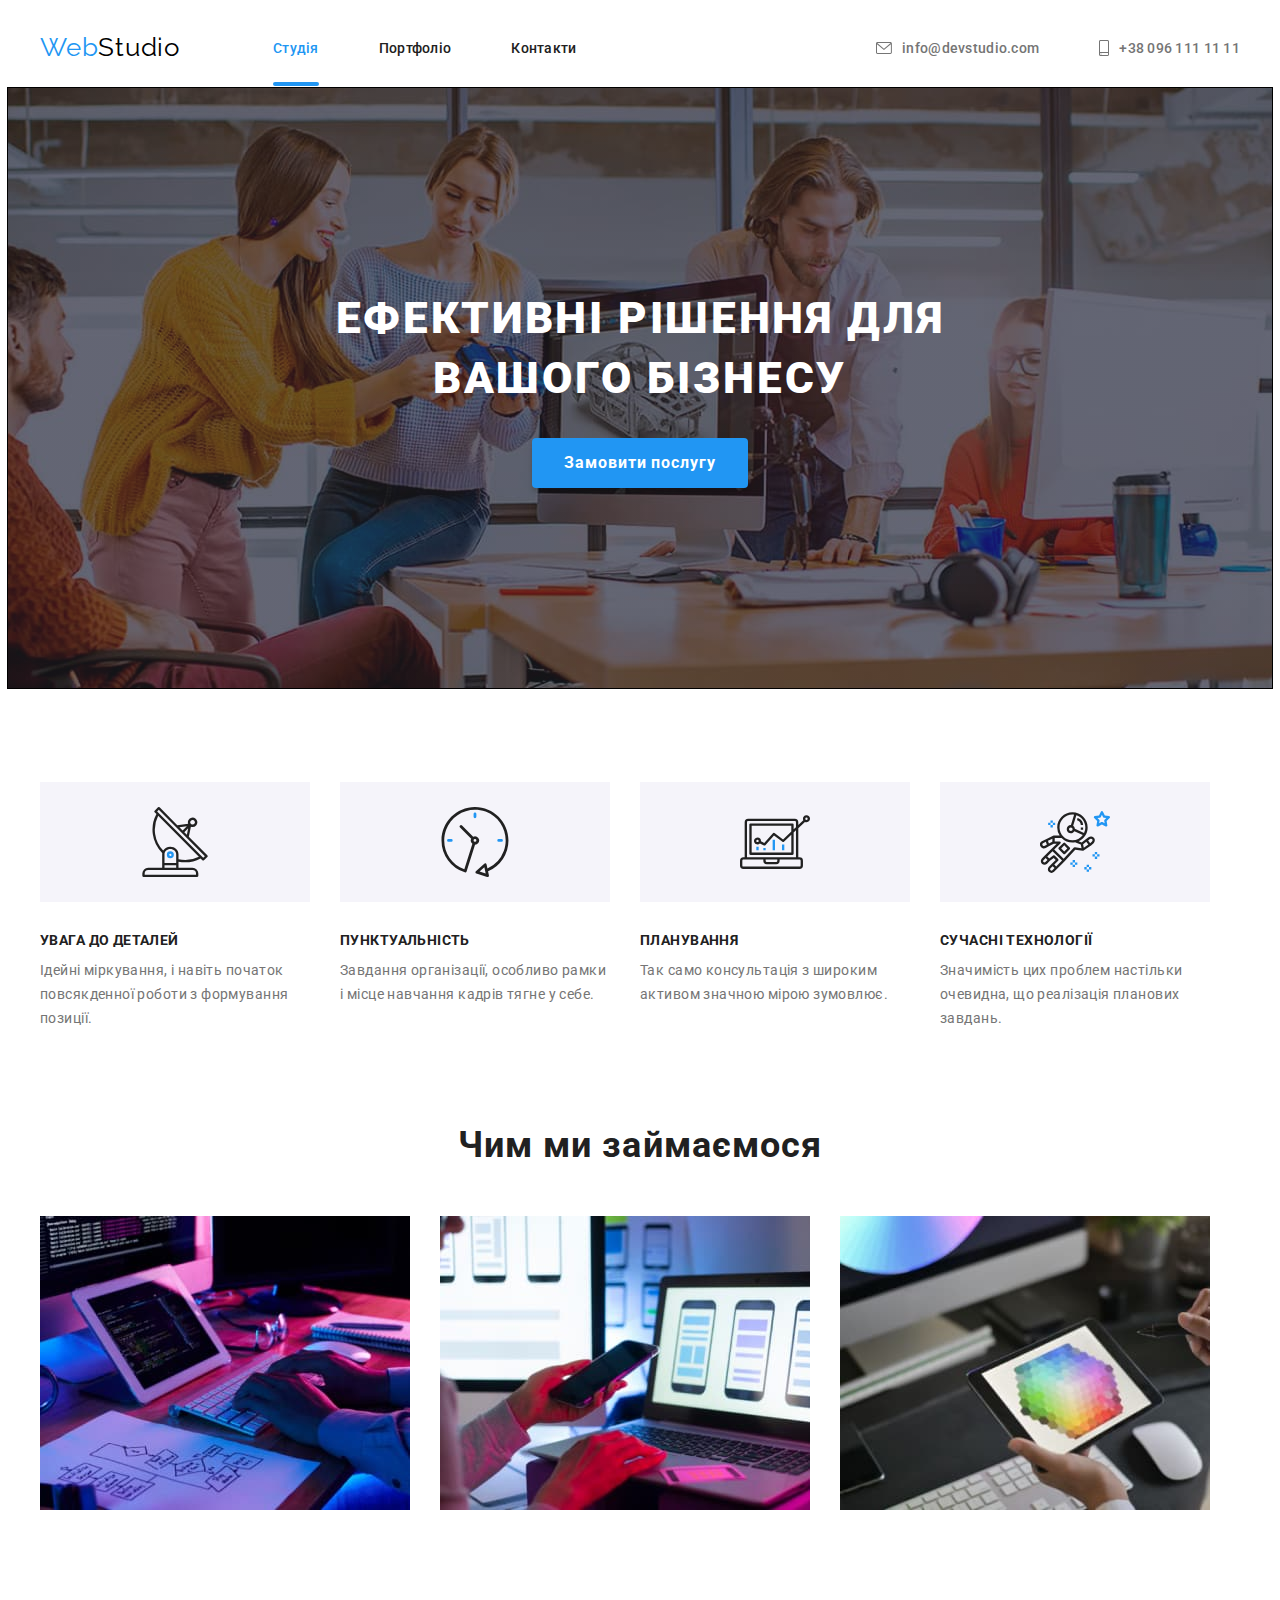
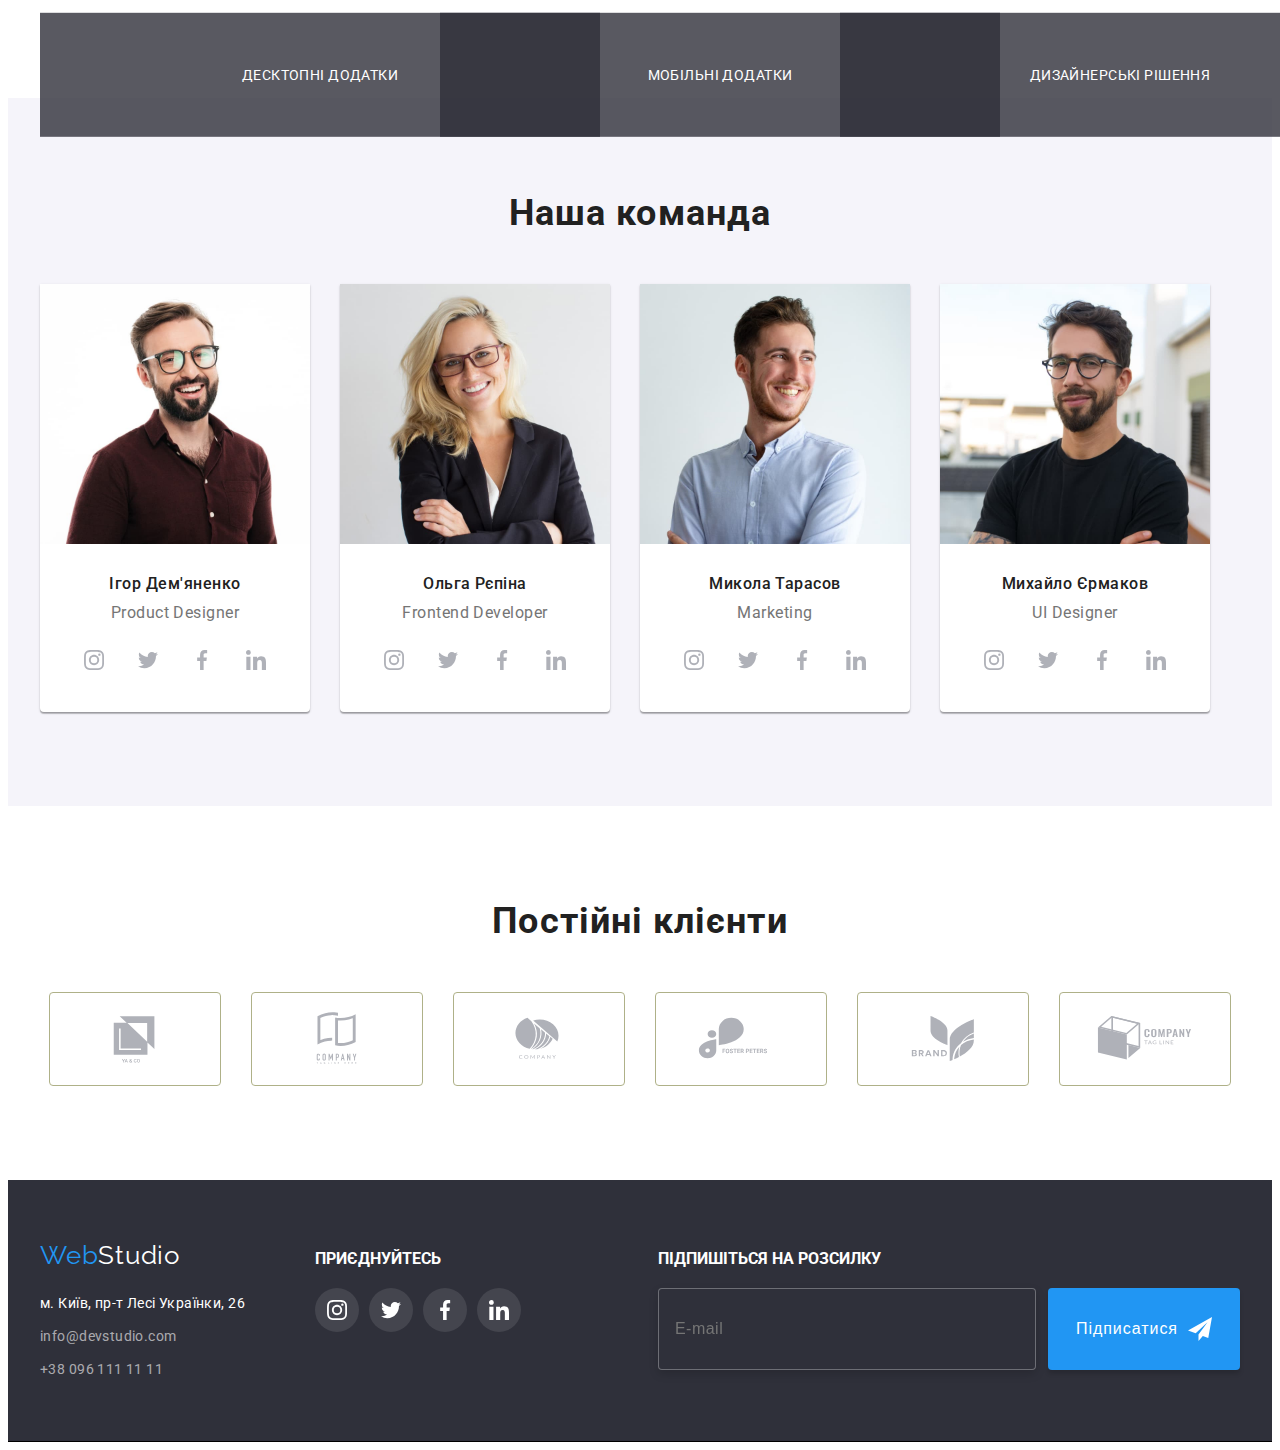
<file: index.html>
<!DOCTYPE html>
<html lang="uk">
<head>
    <meta charset="UTF-8">
    <meta http-equiv="X-UA-Compatible" content="IE=edge">
    <meta name="viewport" content="width=device-width, initial-scale=1.0">
    <title>Студія</title>
    <link rel="preconnect" href="https://fonts.googleapis.com">
    <link rel="preconnect" href="https://fonts.gstatic.com" crossorigin>
    <link href="https://fonts.googleapis.com/css2?family=Raleway:wght@700&family=Roboto:wght@400;500;700;900&display=swap"
        rel="stylesheet">

    <link rel="stylesheet" href="https://cdnjs.cloudflare.com/ajax/libs/modern-normalize/1.1.0/modern-normalize.min.css"
        integrity="sha512-wpPYUAdjBVSE4KJnH1VR1HeZfpl1ub8YT/NKx4PuQ5NmX2tKuGu6U/JRp5y+Y8XG2tV+wKQpNHVUX03MfMFn9Q=="
        crossorigin="anonymous" referrerpolicy="no-referrer" />
   
    <link rel="stylesheet" href="./css/main.min.css">

    <link rel="stylesheet" href="./css/styles.css">

</head>
<body class="page">

    <!--Шапка сайту-->

    <header class="page__header">
        <div class="container header-container">
        <nav class="nav">
            <a class="logo" href="./index.html"><span lang="en" class="logospan">Web</span>Studio</a>  
            
            <ul class="nav__list list">
                <li class="nav__item"> 
                    <a class="nav__link link current" href="./index.html">Студія</a></li>
                <li class="nav__item"> 
                    <a class="nav__link link" href="./portfolio.html">Портфоліо</a></li>
                <li class="nav__item"> 
                    <a class="nav__link link" href="/">Контакти</a></li>
            </ul>           
        </nav>

        <ul class="auth-nav list">
            <li class="auth-nav__item"> 
                <a class="auth-nav__link link" href="mailto:info@devstudio.com">
            <svg class="auth-nav__icon" width="16" height="12">
                <use href="./images/icons.svg#mail"></use>
            </svg>
            info@devstudio.com</a></li>
            <li class="auth-nav__item"> 
                <a class="auth-nav__link link" href="tel:+380961111111">
            <svg class="auth-nav__icon" width="10" height="16">
                <use href="./images/icons.svg#phone"></use>
            </svg>
            +38 096 111 11 11</a></li>
        </ul>
        </div>
    </header>
    
    <main>

        <!--Герой -->
        
        <section class="section hero">
            <div class="container hero__container">
            <h1 class="hero__title">Ефективні рішення для вашого бізнесу</h1>
            <button class="hero__btn" type="button" data-modal-open>Замовити послугу</button>
            </div>
        </section>
        

        <!--Особливості -->

        <section class="section benefits">
            <div class="container benefits__container">
            <h2 class="benefits__title visually-hidden">Особливості</h2>
            <ul class="benefit list">               
                <li class="benefit__item">
                    <div class="benefit-icons">
                        <svg class="benefit-icons__icon" width="70" height="70">
                            <use href="./images/icons.svg#antenna"></use>
                        </svg>
                    </div>
                    <h3 class="benefit__title">Увага до деталей</h3>                    
                    <p class="benefit__text">Ідейні міркування, і навіть початок повсякденної роботи з формування позиції.</p>
                                           
                </li>
                <li class="benefit__item">
                    <div class="benefit-icons">
                        <svg class="benefit-icons__icon" width="70" height="70">
                            <use href="./images/icons.svg#clock"></use>
                        </svg>
                    </div>
                    <h3 class="benefit__title">Пунктуальність</h3>
                    <p class="benefit__text">Завдання організації, особливо рамки і місце навчання кадрів тягне у себе.</p>
                </li>
                <li class="benefit__item">
                    <div class="benefit-icons">
                        <svg class="benefit-icons__icon" width="70" height="70">
                            <use href="./images/icons.svg#diagram"></use>
                        </svg>
                    </div>
                    <h3 class="benefit__title">Планування</h3>
                    <p class="benefit__text">Так само консультація з широким активом значною мірою зумовлює.</p>
                </li>
                <li class="benefit__item">
                    <div class="benefit-icons">
                        <svg class="benefit-icons__icon" width="70" height="70">
                            <use href="./images/icons.svg#astronaut"></use>
                        </svg>
                    </div>
                    <h3 class="benefit__title">Сучасні технології</h3>
                    <p class="benefit__text">Значимість цих проблем настільки очевидна, що реалізація планових завдань.</p>
                </li>
            </ul>   
            </div>
        </section>

        <!--Чим ми займаємося-->

        <section class="section work">
            <div class="container work__container">
            <h2 class="work__title">Чим ми займаємося</h2>
            <ul class="work list">
                <li class="work__item">
                    <div class="work-thumb">
                    <img src="./images/box1.jpg" alt="Планшет та клавіатура" width="370" height="294">
                    <div class="work-overlay">
                        <p class="work-overlay-desc">
                            Десктопні додатки
                        </p>
                    </div>
                    </div>
                </li>
                <li class="work__item">
                    <div class="work-thumb">
                    <img src="./images/box2.jpg" alt="Ноутбук та мобільний телефон" width="370" height="294">
                    <div class="work-overlay">
                        <p class="work-overlay-desc">
                            Мобільні додатки
                        </p>
                    </div>
                    </div>
                </li>
                <li class="work__item">
                    <div class="work-thumb">
                    <img src="./images/box3.jpg" alt="Планшет" width="370" height="294">
                    <div class="work-overlay">
                        <p class="work-overlay-desc">
                            Дизайнерські рішення
                        </p>
                    </div>
                    </div>
                </li>
            </ul>
            </div>
        </section>

        <!--Наша команда-->

        <section class="section teams">
            <div class="container teams__container">
            <h2 class="teams__title">Наша команда</h2>
            <ul class="team list">
                <li class="team__item">
                    <img src="./images/team1.jpg" alt="Фото Ігора Дем'яненко" width="270" height="260">
                    <div class="team__content">
                    <h3 class="team__title">Ігор Дем'яненко</h3>
                    <p class="team__text" lang="en">Product Designer</p>
                    <ul class="socials list">
                        <li class="socials__item">
                            <a class="socials__link link" 
                            href="https://instagram.com"
                            target="_blank"
                            rel="noopener noreferrer"
                            aria-label="Instagram"
                            >
                            <svg class="socials__icon" width="20" height="20">
                                <use href="./images/icons.svg#instagram"></use>
                            </svg>
                            </a>
                        </li>
                        <li class="social__item">
                            <a class="socials__link link" 
                            href="https://twitter.com" 
                            target="_blank" 
                            rel="noopener noreferrer"
                            aria-label="Twitter">
                            <svg class="socials__icon" width="20" height="20">
                                <use href="./images/icons.svg#twitter"></use>
                            </svg>
                            </a>
                        </li>
                        <li class="social__item">
                            <a class="socials__link link" 
                            href="https://facebook.com" 
                            target="_blank" 
                            rel="noopener noreferrer"
                            aria-label="Facebook">
                            <svg class="socials__icon" width="20" height="20">
                                <use href="./images/icons.svg#facebook"></use>
                            </svg>
                            </a>
                        </li>
                        <li class="social__item">
                            <a class="socials__link link" 
                            href="https://linkedin.com" 
                            target="_blank" 
                            rel="noopener noreferrer"
                            aria-label="Linkedin">
                            <svg class="socials__icon" width="20" height="20">
                                <use href="./images/icons.svg#linkedin"></use>
                            </svg>
                            </a>
                        </li>
                    </ul>
                    </div>
                </li>
                <li class="team__item">
                    <img src="./images/team2.jpg" alt="Фото Ольги Рєпіної" width="270" height="260">
                    <div class="team__content">
                    <h3 class="team__title">Ольга Рєпіна</h3>
                    <p class="team__text" lang="en">Frontend Developer</p>
                    <ul class="socials list">
                        <li class="social__item">
                            <a class="socials__link link" href="https://instagram.com" target="_blank" rel="noopener noreferrer"
                                aria-label="Instagram">
                                <svg class="socials__icon" width="20" height="20">
                                    <use href="./images/icons.svg#instagram"></use>
                                </svg>
                            </a>
                        </li>
                        <li class="social__item">
                            <a class="socials__link link" href="https://twitter.com" target="_blank" rel="noopener noreferrer"
                                aria-label="Twitter">
                                <svg class="socials__icon" width="20" height="20">
                                    <use href="./images/icons.svg#twitter"></use>
                                </svg>
                            </a>
                        </li>
                        <li class="social__item">
                            <a class="socials__link link" href="https://facebook.com" target="_blank" rel="noopener noreferrer"
                                aria-label="Facebook">
                                <svg class="socials__icon" width="20" height="20">
                                    <use href="./images/icons.svg#facebook"></use>
                                </svg>
                            </a>
                        </li>
                        <li class="social__item">
                            <a class="socials__link link" href="https://linkedin.com" target="_blank" rel="noopener noreferrer"
                                aria-label="Linkedin">
                                <svg class="socials__icon" width="20" height="20">
                                    <use href="./images/icons.svg#linkedin"></use>
                                </svg>
                            </a>
                        </li>
                    </ul>
                    </div>
                </li>
                <li class="team__item">
                    <img src="./images/team3.jpg" alt="Фото Миколи Тарасова" width="270" height="260">
                    <div class="team__content">
                    <h3 class="team__title">Микола Тарасов</h3>
                    <p class="team__text" lang="en">Marketing</p>
                    <ul class="socials list">
                        <li class="social__item">
                            <a class="socials__link link" href="https://instagram.com" target="_blank" rel="noopener noreferrer"
                                aria-label="Instagram">
                                <svg class="socials__icon" width="20" height="20">
                                    <use href="./images/icons.svg#instagram"></use>
                                </svg>
                            </a>
                        </li>
                        <li class="social__item">
                            <a class="socials__link link" href="https://twitter.com" target="_blank" rel="noopener noreferrer"
                                aria-label="Twitter">
                                <svg class="socials__icon" width="20" height="20">
                                    <use href="./images/icons.svg#twitter"></use>
                                </svg>
                            </a>
                        </li>
                        <li class="social__item">
                            <a class="socials__link link" href="https://facebook.com" target="_blank" rel="noopener noreferrer"
                                aria-label="Facebook">
                                <svg class="socials__icon" width="20" height="20">
                                    <use href="./images/icons.svg#facebook"></use>
                                </svg>
                            </a>
                        </li>
                        <li class="social__item">
                            <a class="socials__link link" href="https://linkedin.com" target="_blank" rel="noopener noreferrer"
                                aria-label="Linkedin">
                                <svg class="socials__icon" width="20" height="20">
                                    <use href="./images/icons.svg#linkedin"></use>
                                </svg>
                            </a>
                        </li>
                    </ul>
                    </div>
                </li>
                <li class="team__item">
                    <img src="./images/team4.jpg" alt="Фото Михайла Єрмакова" width="270" height="260">
                    <div class="team__content">
                    <h3 class="team__title">Михайло Єрмаков</h3>
                    <p class="team__text" lang="en">UI Designer</p>
                    <ul class="socials list">
                        <li class="social__item">
                            <a class="socials__link link" href="https://instagram.com" target="_blank" rel="noopener noreferrer"
                                aria-label="Instagram">
                                <svg class="socials__icon" width="20" height="20">
                                    <use href="./images/icons.svg#instagram"></use>
                                </svg>
                            </a>
                        </li>
                        <li class="social__item">
                            <a class="socials__link link" href="https://twitter.com" target="_blank" rel="noopener noreferrer"
                                aria-label="Twitter">
                                <svg class="socials__icon" width="20" height="20">
                                    <use href="./images/icons.svg#twitter"></use>
                                </svg>
                            </a>
                        </li>
                        <li class="social__item">
                            <a class="socials__link link" href="https://facebook.com" target="_blank" rel="noopener noreferrer"
                                aria-label="Facebook">
                                <svg class="socials__icon" width="20" height="20">
                                    <use href="./images/icons.svg#facebook"></use>
                                </svg>
                            </a>
                        </li>
                        <li class="social__item">
                            <a class="socials__link link" href="https://linkedin.com" target="_blank" rel="noopener noreferrer"
                                aria-label="Linkedin">
                                <svg class="socials__icon" width="20" height="20">
                                    <use href="./images/icons.svg#linkedin"></use>
                                </svg>
                            </a>
                        </li>
                    </ul>
                    </div>
                </li>
            </ul>
            </div>
        </section>

        <!--Постійні клієнти-->

        <section class="section-client clients">
            <div class="container clients__container">
                <h2 class="clients__title">Постійні клієнти</h2>
                
                <ul class="clients list">
                    <li class="clients__item">
                        <a class="clients__link link" href="https://google.com" target="_blank" rel="noopener noreferrer" aria-label="Logo">
                             <svg class="clients__icon" width="106" height="60">
                            <use href="./images/icons.svg#logo"></use>
                        </svg>
                        </a>
                    </li>
                    <li class="clients__item">
                        <a class="clients__link link" href="https://google.com" target="_blank" rel="noopener noreferrer" aria-label="Logo">
                            <svg class="clients__icon" width="106" height="60">
                                <use href="./images/icons.svg#logo1"></use>
                            </svg>
                        </a>
                    </li>
                    <li class="clients__item">
                        <a class="clients__link link" href="https://google.com" target="_blank" rel="noopener noreferrer" aria-label="Logo">
                            <svg class="clients__icon" width="106" height="60">
                                <use href="./images/icons.svg#logo2"></use>
                            </svg>
                        </a>
                    </li>
                    <li class="clients__item">
                        <a class="clients__link link" href="https://google.com" target="_blank" rel="noopener noreferrer" aria-label="Logo">
                            <svg class="clients__icon" width="106" height="60">
                                <use href="./images/icons.svg#logo3"></use>
                            </svg>
                        </a>
                    </li>
                    <li class="clients__item">
                        <a class="clients__link link" href="https://google.com" target="_blank" rel="noopener noreferrer" aria-label="Logo">
                            <svg class="clients__icon" width="106" height="60">
                                <use href="./images/icons.svg#logo4"></use>
                            </svg>
                        </a>
                    </li>
                    <li class="clients__item">
                        <a class="clients__link link" href="https://google.com" target="_blank" rel="noopener noreferrer" aria-label="Logo">
                            <svg class="clients__icon" width="106" height="60">
                                <use href="./images/icons.svg#logo5"></use>
                            </svg>
                        </a>
                    </li>
                </ul>
                
            </div>
        </section>
    </main>

    <!--Підвал-->

    <footer class="footer"> 
        <div class="container-footer container">
            <div class="contact-footer">
                <a class="logo2" href="./index.html"><span lang="en" class="logospan">Web</span>Studio</a>
            <address class="footer-address">
            <p class="footer-text">м. Київ, пр-т Лесі Українки, 26</p>               
            <ul class="address-list list">
            <li class="footer-item"> 
                <a class="contacts-link link" 
                href="mailto:info@devstudio.com">                
                info@devstudio.com</a></li>
            <li class="footer-item"> 
                <a class="contacts-link link" 
                href="tel:+380961111111">+38 096 111 11 11</a></li>
            </ul>            
        </address>
        </div>

        <div class="social-footer">
            <p class="social-footer-text">Приєднуйтесь</p>
            <ul class="socials-footer-list list">
                <li class="social-footer-item">
                    <a class="socials-footer-link link" href="https://instagram.com" target="_blank" rel="noopener noreferrer"
                        aria-label="Instagram">
                        <svg class="socials-footer-icon" width="20" height="20">
                            <use href="./images/icons.svg#instagram"></use>
                        </svg>
                    </a>
                </li>
                <li class="social-item">
                    <a class="socials-footer-link link" href="https://twitter.com" target="_blank" rel="noopener noreferrer"
                        aria-label="Twitter">
                        <svg class="socials-footer-icon" width="20" height="20">
                            <use href="./images/icons.svg#twitter"></use>
                        </svg>
                    </a>
                </li>
                <li class="social-item">
                    <a class="socials-footer-link link" href="https://facebook.com" target="_blank" rel="noopener noreferrer"
                        aria-label="Facebook">
                        <svg class="socials-footer-icon" width="20" height="20">
                            <use href="./images/icons.svg#facebook"></use>
                        </svg>
                    </a>
                </li>
                <li class="social-item">
                    <a class="socials-footer-link link" href="https://linkedin.com" target="_blank" rel="noopener noreferrer"
                        aria-label="Linkedin">
                        <svg class="socials-footer-icon" width="20" height="20">
                            <use href="./images/icons.svg#linkedin"></use>
                        </svg>
                    </a>
                </li>
            </ul>
        </div>

        <div class="social-form">
            <strong class="social-form-text">Підпишіться на розсилку</strong>
            <form class="subs-form" name="subs-form">                
                <label class="subs-form-field">
                    <input class="subs-form-input" type="email" name="user-email" placeholder="E-mail" required>
                </label>

                <button class="subs-btn" type="submit">Підписатися
                    <svg class="subs-btn-icon" width="24" height="24">
                        <use href="./images/icons.svg#iconsend"></use>
                    </svg>
                </button>

            </form>
        </div>
        </div>                         
                                  
    </footer>

    <!-- Modal window -->
    
    <div class="backdrop is-hidden" data-modal>
        <div class="modal">
            <button class="modal-btn" type="button" data-modal-close>                
                <svg width="30" height="30"> 
                    <use href="./images/icons.svg#cross"></use>
                </svg> 
            </button>

            <form class="register-form" name="register-form">
                <strong class="register-form-title">Залиште свої дані, ми вам передзвонимо</strong>
                <div class="register-form-group" role="group">
                <label class="register-form-field">
                    <span class="register-form-label">Ім'я</span> 
                    <input class="register-form-input" type="text" name="user-name" required>
                    <svg class="register-form-icon" width="18" height="18">
                        <use href="./images/icons.svg#person"></use>
                    </svg>                    
                </label>                

                <label class="register-form-field">
                    <span class="register-form-label">Телефон</span> 
                    <input class="register-form-input" type="tel" name="user-phone" required>
                    <svg class="register-form-icon" width="18" height="18">
                        <use href="./images/icons.svg#phone1"></use>
                    </svg>
                </label>

                <label class="register-form-field">
                    <span class="register-form-label">Пошта</span> 
                    <input class="register-form-input" type="email" name="user-mail" required>
                    <svg class="register-form-icon" width="18" height="18">
                        <use href="./images/icons.svg#email"></use>
                    </svg>
                </label>

                <label class="register-form-field">
                    <span class="register-form-heading">Коментар</span>
                    <textarea class="register-form-message" name="comment" rows="5" placeholder="Введіть текст"></textarea>
                </label>
                </div>                

                <label class="register-form-agreement">
                    <input class="register-form-checkbox visually-hidden" type="checkbox" 
                    name="checkbox" id="checkbox" required>
                    <svg class="register-form-icons" width="16" height="15">
                        <use class="icon-checked" href="./images/icons.svg#check"></use>
                        <use class="icon-unchecked" href="./images/icons.svg#uncheck"></use>
                    </svg>

                    <span class="register-form-desc">Погоджуюся з розсилкою та приймаю 
                        <a class="register-form-link" href="" target="_blank">Умови договору</a>
                    </span>                    
                </label>

                <button class="register-form-btn" type="submit">Відправити</button>
            </form>
        </div>
    </div>




    <script src="./js/modal.js"></script>

</body>
</html>
</file>
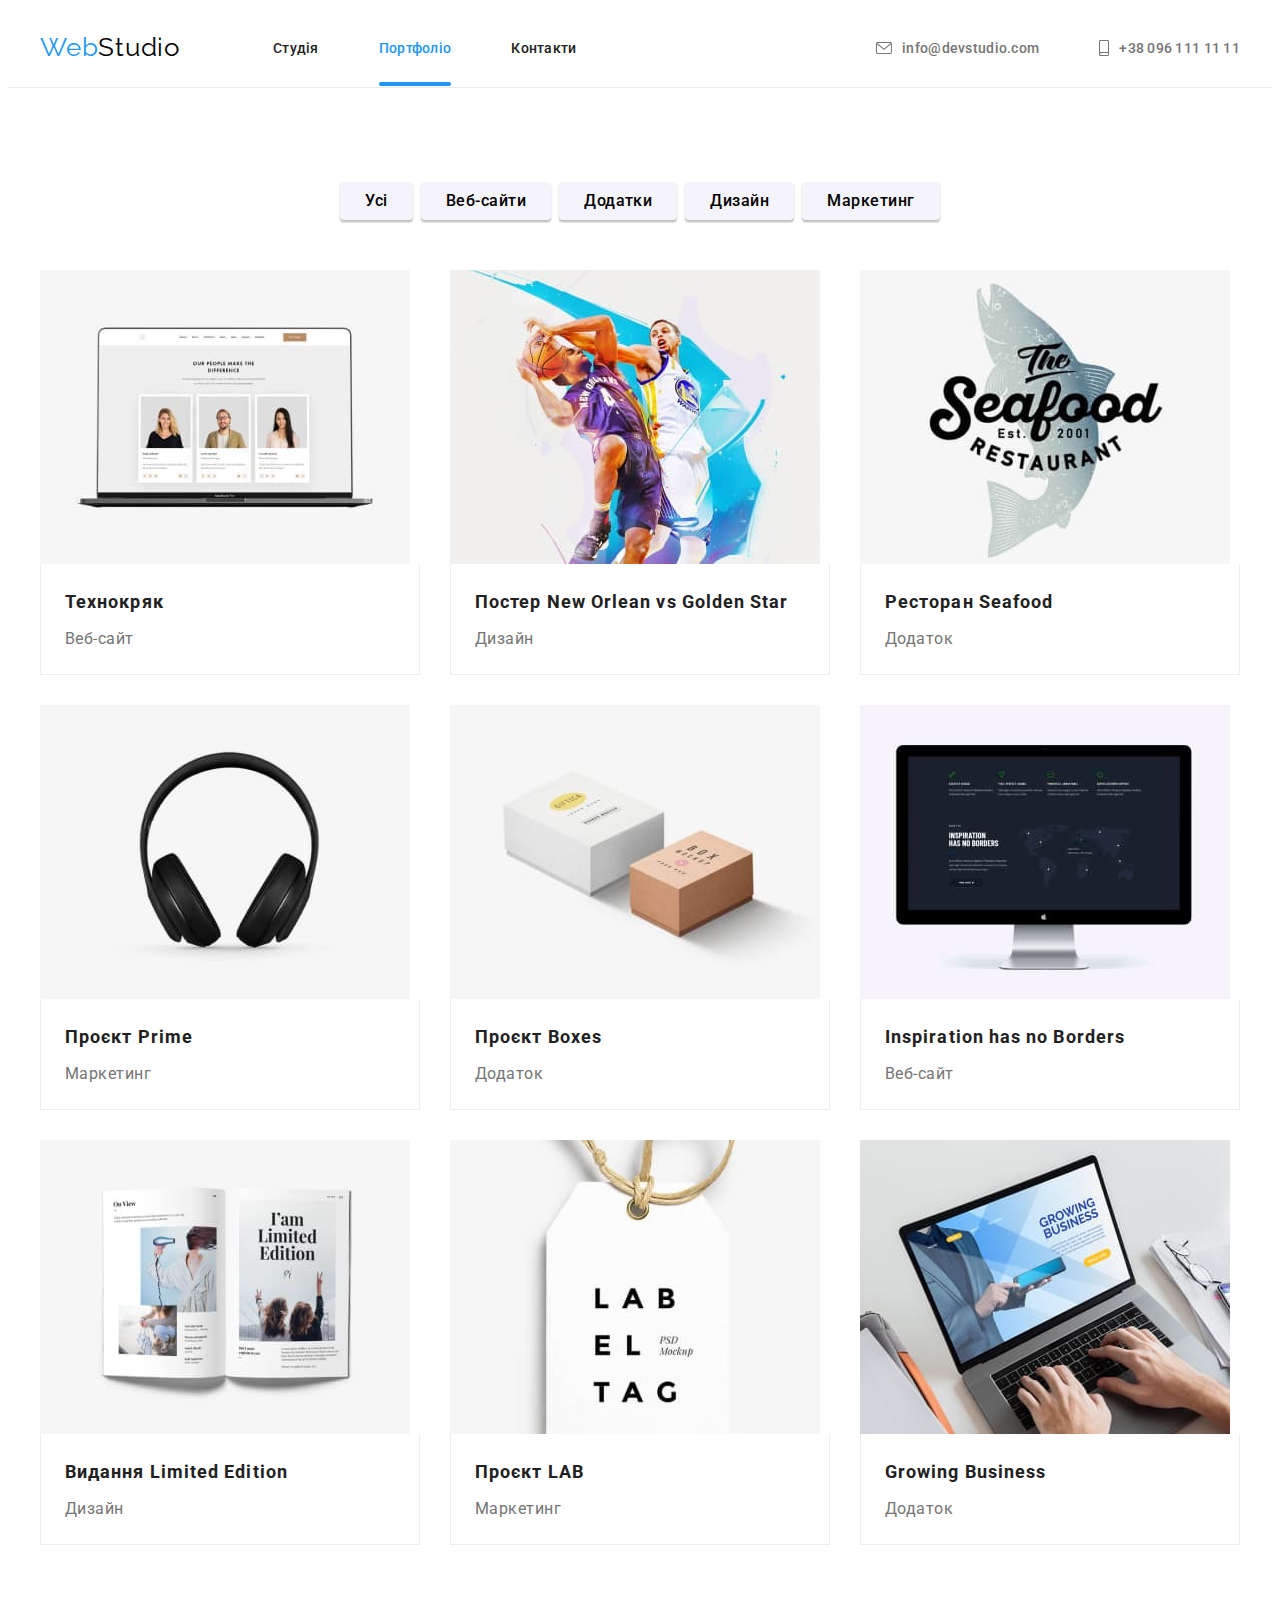
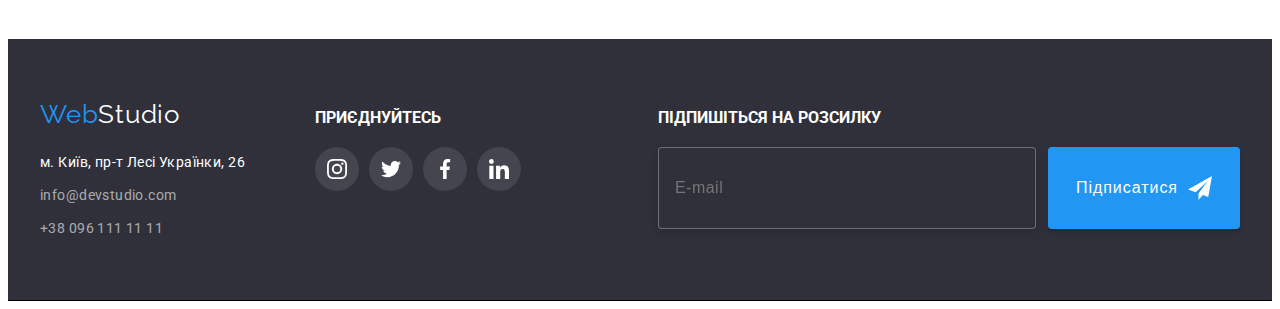
<file: portfolio.html>
<!DOCTYPE html>
<html lang="uk">
<head>
    <meta charset="UTF-8">
    <meta http-equiv="X-UA-Compatible" content="IE=edge">
    <meta name="viewport" content="width=device-width, initial-scale=1.0">
    <title>Портфоліо</title>
    <link rel="preconnect" href="https://fonts.googleapis.com">
    <link rel="preconnect" href="https://fonts.gstatic.com" crossorigin>
    <link href="https://fonts.googleapis.com/css2?family=Raleway:wght@700&family=Roboto:wght@400;500;700;900&display=swap"
        rel="stylesheet">

    <link rel="stylesheet" href="https://cdnjs.cloudflare.com/ajax/libs/modern-normalize/1.1.0/modern-normalize.min.css"
        integrity="sha512-wpPYUAdjBVSE4KJnH1VR1HeZfpl1ub8YT/NKx4PuQ5NmX2tKuGu6U/JRp5y+Y8XG2tV+wKQpNHVUX03MfMFn9Q=="
        crossorigin="anonymous" referrerpolicy="no-referrer" />

    <link rel="stylesheet" href="./css/main.min.css">

    <link rel="stylesheet" href="./css/styles.css">

</head>

<body class="page">

    <!--Шапка сайту-->
    
    <header class="page__header">
        <div class="container header-container">
            <nav class="nav">
                <a class="logo" href="./index.html"><span lang="en" class="logospan">Web</span>Studio</a>

                <ul class="nav__list list">
                    <li class="nav__item">
                        <a class="nav__link link" href="./index.html">Студія</a>
                    </li>
                    <li class="nav__item">
                        <a class="nav__link link current" href="./portfolio.html">Портфоліо</a>
                    </li>
                    <li class="nav__item">
                        <a class="nav__link link" href="/">Контакти</a>
                    </li>
                </ul>
            </nav>
    
        <ul class="auth-nav list">
            <li class="auth-nav__item">
                <a class="auth-nav__link link" href="mailto:info@devstudio.com">
                    <svg class="auth-nav__icon" width="16" height="12">
                        <use href="./images/icons.svg#mail"></use>
                    </svg>
                    info@devstudio.com</a>
            </li>
            <li class="auth-nav__item">
                <a class="auth-nav__link link" href="tel:+380961111111">
                    <svg class="auth-nav__icon" width="10" height="16">
                        <use href="./images/icons.svg#phone"></use>
                    </svg>
                    +38 096 111 11 11</a>
            </li>
        </ul>
        </div>
        </header>

    <main>

        <!--Портфоліо-->
        
        <section class="section portfolio">
            <div class="container">
            <h1 class="visually-hidden">Портфоліо</h1>

        <!--Фільтр-->
          
        <ul class="wrap list">
            <li>
                <button type="button" class="btn2">Усі</button>
            </li>
            <li>
                <button type="button" class="btn2">Веб-сайти</button>
            </li>
            <li>
                <button type="button" class="btn2">Додатки</button>
                </li>
            <li>
                <button type="button" class="btn2">Дизайн</button>
                </li>
            <li>
                <button type="button" class="btn2">Маркетинг</button>
            </li>
        </ul>
        

        <ul class="portfolio-1 list">
            <li class="portfolio-item">
                <a class="portfolio-link" href="/">
                    <div class="portfolio-thumb">
                        <img src="./images/portfolio/project1.jpg" alt="Фото людей та іх контакти" width="370" height="294">
                        <div class="overlay">
                            <p class="overlay-desc">
                                Ресурс пропонує комплексні пропозиції з різним рівнем функціоналу та сервісів. Все це дозволить відвідувачу
                                отримати
                                вичерпні відомості про компанію чи приватну особу.
                            </p>
                        </div>
                    </div>
                    <div class="portfolio-item-item">
                        <h2 class="portfolio-item-title">Технокряк</h2>
                        <p class="portfolio-text">Веб-сайт</p>
                    </div>
                </a>            
            </li>
            <li class="portfolio-item">
                <a class="portfolio-link" href="/">
                    <div class="portfolio-thumb">
                        <img src="./images/portfolio/project2.jpg" alt="Два баскетболісти з м'ячем у стрибку" width="370" height="294">
                        <div class="overlay">
                            <p class="overlay-desc">
                                Ресурс пропонує комплексні пропозиції з різним рівнем функціоналу та сервісів. Все це дозволить відвідувачу
                                отримати
                                вичерпні відомості про компанію чи приватну особу.
                            </p>
                        </div>
                    </div>
                    <div class="portfolio-item-item">
                        <h2 class="portfolio-item-title">Постер <span lang="en">New Orlean vs Golden Star</span> </h2>
                        <p class="portfolio-text">Дизайн</p>
                    </div>
                </a>                
            </li>
            <li class="portfolio-item">
                <a class="portfolio-link" href="/">
                    <div class="portfolio-thumb">
                        <img src="./images/portfolio/project3.jpg" alt="Вивіска морського ресторану з рибою" width="370" height="294">
                        <div class="overlay">
                            <p class="overlay-desc">
                                Ресурс пропонує комплексні пропозиції з різним рівнем функціоналу та сервісів. Все це дозволить відвідувачу
                                отримати
                                вичерпні відомості про компанію чи приватну особу.
                            </p>
                        </div>
                    </div>
                    <div class="portfolio-item-item">
                        <h2 class="portfolio-item-title">Ресторан <span lang="en">Seafood</span></h2>
                        <p class="portfolio-text">Додаток</p>
                    </div>
                </a>                
            </li>
            <li class="portfolio-item">
                <a class="portfolio-link" href="/">
                    <div class="portfolio-thumb">
                        <img src="./images/portfolio/project4.jpg" alt="Навушники" width="370" height="294">
                        <div class="overlay">
                            <p class="overlay-desc">
                                Ресурс пропонує комплексні пропозиції з різним рівнем функціоналу та сервісів. Все це дозволить відвідувачу
                                отримати
                                вичерпні відомості про компанію чи приватну особу.
                            </p>
                        </div>
                    </div>
                    <div class="portfolio-item-item">
                        <h2 class="portfolio-item-title">Проєкт <span lang="en">Prime</span></h2>
                        <p class="portfolio-text">Маркетинг</p>
                    </div>
                </a>                
            </li>
            <li class="portfolio-item">
                <a class="portfolio-link" href="/">
                    <div class="portfolio-thumb">
                        <img src="./images/portfolio/project5.jpg" alt="Дві коробки, біла та бежева" width="370" height="294">
                        <div class="overlay">
                            <p class="overlay-desc">
                                Ресурс пропонує комплексні пропозиції з різним рівнем функціоналу та сервісів. Все це дозволить відвідувачу
                                отримати
                                вичерпні відомості про компанію чи приватну особу.
                            </p>
                        </div>
                    </div>
                    <div class="portfolio-item-item">
                        <h2 class="portfolio-item-title">Проєкт <span lang="en">Boxes</span></h2>
                        <p class="portfolio-text">Додаток</p>
                    </div>
                </a>                
            </li>
            <li class="portfolio-item">
                <a class="portfolio-link" href="/">
                    <div class="portfolio-thumb">
                        <img src="./images/portfolio/project6.jpg" alt="Моноблок" width="370" height="294">
                        <div class="overlay">
                            <p class="overlay-desc">
                                Ресурс пропонує комплексні пропозиції з різним рівнем функціоналу та сервісів. Все це дозволить відвідувачу
                                отримати
                                вичерпні відомості про компанію чи приватну особу.
                            </p>
                        </div>
                    </div>
                    <div class="portfolio-item-item">
                        <h2 class="portfolio-item-title" lang="en">Inspiration has no Borders</h2>
                        <p class="portfolio-text">Веб-сайт</p>
                    </div>
                </a>                
            </li>
            <li class="portfolio-item">
                <a class="portfolio-link" href="/">
                    <div class="portfolio-thumb">
                        <img src="./images/portfolio/project7.jpg" alt="Розкритий журнал" width="370" height="294">
                        <div class="overlay">
                            <p class="overlay-desc">
                                Ресурс пропонує комплексні пропозиції з різним рівнем функціоналу та сервісів. Все це дозволить відвідувачу
                                отримати
                                вичерпні відомості про компанію чи приватну особу.
                            </p>
                        </div>
                    </div>
                    <div class="portfolio-item-item">
                        <h2 class="portfolio-item-title">Видання <span lang="en">Limited Edition</span></h2>
                        <p class="portfolio-text">Дизайн</p>
                    </div>
                </a>               
            </li>
            <li class="portfolio-item">
                <a class="portfolio-link" href="/">
                    <div class="portfolio-thumb">
                        <img src="./images/portfolio/project8.jpg" alt="Бірка" width="370" height="294">
                        <div class="overlay">
                            <p class="overlay-desc">
                                Ресурс пропонує комплексні пропозиції з різним рівнем функціоналу та сервісів. Все це дозволить відвідувачу
                                отримати
                                вичерпні відомості про компанію чи приватну особу.
                            </p>
                        </div>
                    </div>
                    <div class="portfolio-item-item">
                        <h2 class="portfolio-item-title">Проєкт <span lang="en">LAB</span></h2>
                        <p class="portfolio-text">Маркетинг</p>
                    </div>
                </a>                
            </li>
            <li class="portfolio-item">
                <a class="portfolio-link" href="/">
                    <div class="portfolio-thumb">
                        <img src="./images/portfolio/project9.jpg" alt="Ноутбук" width="370" height="294">
                        <div class="overlay">
                            <p class="overlay-desc">
                                Ресурс пропонує комплексні пропозиції з різним рівнем функціоналу та сервісів. Все це дозволить відвідувачу
                                отримати
                                вичерпні відомості про компанію чи приватну особу.
                            </p>
                        </div>
                    </div>
                    <div class="portfolio-item-item">
                        <h2 class="portfolio-item-title" lang="en">Growing Business</h2>
                        <p class="portfolio-text">Додаток</p>
                    </div>
                </a>                
            </li>
        </ul>
        </div>
        </section>

    </main>

    <!--Підвал-->
    <footer class="footer">
        <div class="container-footer container">
            <div class="contact-footer">
                <a class="logo2" href="./index.html"><span lang="en" class="logospan">Web</span>Studio</a>
                <address class="footer-address">
                    <p class="footer-text">м. Київ, пр-т Лесі Українки, 26</p>
                    <ul class="address-list list">
                        <li class="footer-item">
                            <a class="contacts-link link" href="mailto:info@devstudio.com">
                                info@devstudio.com</a>
                        </li>
                        <li class="footer-item">
                            <a class="contacts-link link" href="tel:+380961111111">+38 096 111 11 11</a>
                        </li>
                    </ul>
                </address>
            </div>
    
            <div class="social-footer">
                <p class="social-footer-text">Приєднуйтесь</p>
                <ul class="socials-footer-list list">
                    <li class="social-footer-item">
                        <a class="socials-footer-link link" href="https://instagram.com" target="_blank"
                            rel="noopener noreferrer" aria-label="Instagram">
                            <svg class="socials-footer-icon" width="20" height="20">
                                <use href="./images/icons.svg#instagram"></use>
                            </svg>
                        </a>
                    </li>
                    <li class="social-item">
                        <a class="socials-footer-link link" href="https://twitter.com" target="_blank"
                            rel="noopener noreferrer" aria-label="Twitter">
                            <svg class="socials-footer-icon" width="20" height="20">
                                <use href="./images/icons.svg#twitter"></use>
                            </svg>
                        </a>
                    </li>
                    <li class="social-item">
                        <a class="socials-footer-link link" href="https://facebook.com" target="_blank"
                            rel="noopener noreferrer" aria-label="Facebook">
                            <svg class="socials-footer-icon" width="20" height="20">
                                <use href="./images/icons.svg#facebook"></use>
                            </svg>
                        </a>
                    </li>
                    <li class="social-item">
                        <a class="socials-footer-link link" href="https://linkedin.com" target="_blank"
                            rel="noopener noreferrer" aria-label="Linkedin">
                            <svg class="socials-footer-icon" width="20" height="20">
                                <use href="./images/icons.svg#linkedin"></use>
                            </svg>
                        </a>
                    </li>
                </ul>
            </div>
    
            <div class="social-form">
                <p class="social-form-text">Підпишіться на розсилку</p>
                <form class="subs-form" name="subs-form">
                    <label class="subs-form-field">
                        <input class="subs-form-input" type="email" name="user-email" placeholder="E-mail" required>
                    </label>
    
                    <button class="subs-btn" type="submit">Підписатися
                        <svg class="subs-btn-icon" width="24" height="24">
                            <use href="./images/icons.svg#iconsend"></use>
                        </svg>
                    </button>
    
                </form>
            </div>
        </div>
    
    </footer>


</body>
</html>
</file>
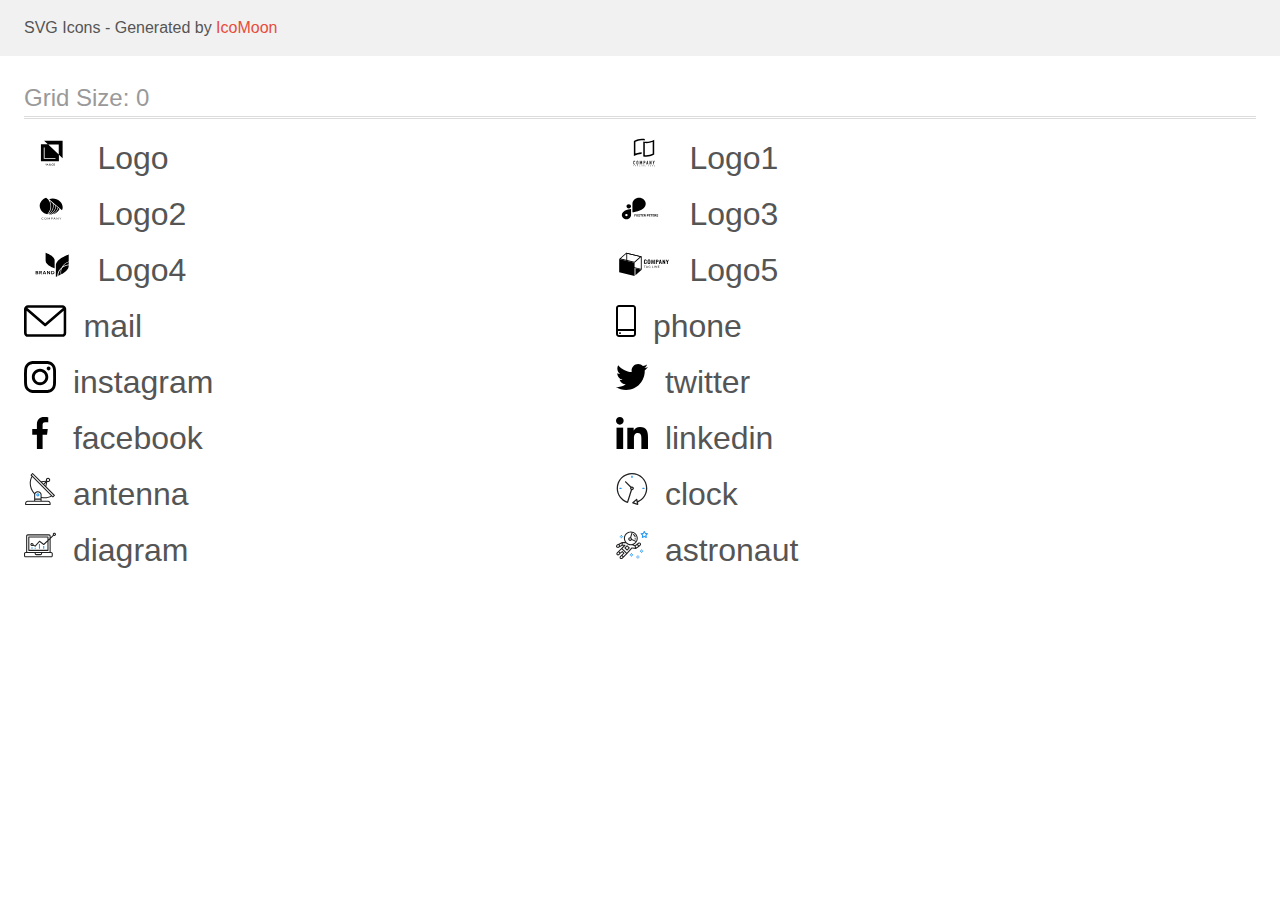
<file: images/icons/icomoon/demo.html>
<!doctype html>
<html>
<head>
    <title>IcoMoon - SVG Icons</title>
    <meta charset="utf-8">
    <meta name="viewport" content="width=device-width, initial-scale=1">
    <link rel="stylesheet" href="demo-files/demo.css">
    <link rel="stylesheet" href="style.css">
</head>
<body>
<svg aria-hidden="true" style="position: absolute; width: 0; height: 0; overflow: hidden;" version="1.1" xmlns="http://www.w3.org/2000/svg" xmlns:xlink="http://www.w3.org/1999/xlink">
<defs>
<symbol id="Logo" viewBox="0 0 57 32">
<path d="M20.267 3.733l3.738 3.538-6.938-0.004v17.166h18.133v-6.564l3.733 3.534v-17.671h-18.667zM35.036 17.455l-10.597-10.032h10.597v10.032zM31.746 21.923h-11.81v-11.545h0.835v10.764h10.975v0.782zM22.725 26.72l-0.436 0.898-0.436-0.898h-0.366l0.637 1.198v0.698h0.331v-0.698l0.635-1.198h-0.365zM23.273 28.615l0.154-0.441h0.734l0.155 0.441h0.344l-0.717-1.896h-0.296l-0.716 1.896h0.342zM23.794 27.122l0.275 0.786h-0.549l0.275-0.786zM25.531 27.863c-0.048 0.073-0.072 0.153-0.072 0.241 0 0.16 0.056 0.29 0.168 0.389s0.263 0.148 0.451 0.148 0.349-0.051 0.484-0.152l0.107 0.126h0.367l-0.279-0.329c0.109-0.149 0.164-0.341 0.164-0.574h-0.275c0 0.128-0.026 0.243-0.079 0.348l-0.366-0.432 0.129-0.094c0.091-0.066 0.157-0.132 0.197-0.198s0.060-0.14 0.060-0.219c0-0.12-0.044-0.22-0.133-0.301s-0.201-0.122-0.339-0.122c-0.153 0-0.274 0.043-0.365 0.13s-0.135 0.203-0.135 0.352c0 0.061 0.014 0.124 0.043 0.189s0.081 0.144 0.155 0.237c-0.141 0.101-0.235 0.188-0.283 0.262zM26.386 28.282c-0.093 0.071-0.193 0.107-0.299 0.107-0.095 0-0.17-0.027-0.227-0.082s-0.085-0.126-0.085-0.214c0-0.102 0.052-0.192 0.156-0.271l0.040-0.029 0.414 0.488zM26.046 27.442c-0.089-0.11-0.134-0.202-0.134-0.275 0-0.063 0.018-0.116 0.055-0.158s0.085-0.063 0.147-0.063c0.057 0 0.105 0.018 0.142 0.053s0.056 0.077 0.056 0.126c0 0.075-0.027 0.136-0.081 0.184l-0.040 0.033-0.145 0.099zM29.132 28.472c0.13-0.114 0.205-0.272 0.224-0.474h-0.328c-0.017 0.135-0.059 0.232-0.124 0.29s-0.162 0.087-0.292 0.087c-0.142 0-0.249-0.054-0.323-0.161s-0.109-0.264-0.109-0.469v-0.168c0.002-0.202 0.041-0.355 0.117-0.46s0.188-0.158 0.331-0.158c0.123 0 0.217 0.030 0.28 0.091s0.104 0.158 0.12 0.294h0.328c-0.021-0.207-0.095-0.368-0.223-0.482s-0.296-0.171-0.505-0.171c-0.155 0-0.293 0.037-0.411 0.111s-0.209 0.179-0.272 0.315c-0.063 0.136-0.095 0.294-0.095 0.473v0.177c0.003 0.174 0.035 0.328 0.098 0.46s0.151 0.234 0.266 0.306c0.115 0.071 0.249 0.107 0.4 0.107 0.216 0 0.389-0.056 0.52-0.169zM31.068 28.206c0.064-0.141 0.096-0.304 0.096-0.49v-0.105c-0.001-0.185-0.034-0.347-0.099-0.486s-0.158-0.247-0.277-0.32c-0.119-0.075-0.256-0.112-0.41-0.112s-0.292 0.038-0.411 0.113c-0.119 0.075-0.211 0.183-0.277 0.324s-0.098 0.305-0.098 0.49v0.107c0.001 0.181 0.034 0.342 0.099 0.48s0.159 0.246 0.279 0.322c0.121 0.075 0.258 0.112 0.411 0.112 0.155 0 0.293-0.037 0.411-0.112s0.212-0.183 0.276-0.323zM30.716 27.135c0.080 0.112 0.12 0.273 0.12 0.483v0.099c0 0.214-0.040 0.376-0.119 0.487s-0.19 0.167-0.336 0.167c-0.144 0-0.257-0.057-0.339-0.171s-0.121-0.275-0.121-0.483v-0.109c0.002-0.204 0.043-0.362 0.122-0.473s0.192-0.168 0.335-0.168c0.146 0 0.258 0.056 0.337 0.168z"></path>
</symbol>
<symbol id="Logo1" viewBox="0 0 57 32">
<path d="M26.727 3.165h-0.073c-0.112-0.007-0.224-0.010-0.336-0.012v0h-0.243c-0.212 0-0.428 0.005-0.642 0.016-0.016-0.001-0.032-0.001-0.049 0-1.944 0.11-3.848 0.596-5.609 1.431l-0.231 0.111v11.809l0.54-0.183c0.474-0.163 0.978-0.309 1.5-0.445 1.411-0.362 2.861-0.555 4.317-0.574v1.551c-0.193 0.001-0.38 0.007-0.568 0.016h-0.045c-1.121 0.061-2.233 0.232-3.322 0.51-1.378 0.345-2.708 0.863-3.957 1.542v-15.145c1.298-0.757 2.695-1.325 4.151-1.688 1.278-0.33 2.593-0.5 3.913-0.504h0.228c0.273 0.007 0.538 0.019 0.788 0.038 0.658 0.046 1.31 0.15 1.95 0.311v1.527c-0.621-0.145-1.253-0.24-1.889-0.285-0.013-0.001-0.026-0.002-0.039-0.003-0.132-0.011-0.263-0.022-0.386-0.022zM29.415 4.726c0.339 0.026 0.689 0.038 1.044 0.038 1.388-0.005 2.769-0.182 4.114-0.528 1.378-0.346 2.706-0.865 3.956-1.543v14.875c-1.298 0.756-2.696 1.325-4.153 1.688-1.279 0.329-2.593 0.498-3.913 0.503-1 0.008-1.997-0.11-2.968-0.35v-14.971c0.229 0.053 0.465 0.102 0.706 0.142 0.394 0.066 0.81 0.115 1.214 0.145zM36.985 4.841l-0.54 0.182c-0.497 0.167-0.997 0.316-1.5 0.449-1.465 0.377-2.971 0.57-4.483 0.575-0.352 0-0.676-0.010-0.989-0.030l-0.43-0.028v12.148l0.37 0.033c0.343 0.030 0.696 0.045 1.052 0.045 1.191-0.005 2.377-0.159 3.531-0.457 0.95-0.238 1.874-0.57 2.759-0.991l0.231-0.111v-11.813z"></path>
<path d="M19.060 24.113c-0.078-0.080-0.171-0.144-0.274-0.186s-0.214-0.061-0.326-0.057c-0.119-0.002-0.237 0.021-0.347 0.065-0.101 0.040-0.193 0.101-0.27 0.178s-0.135 0.17-0.174 0.271c-0.042 0.107-0.063 0.22-0.062 0.335v2.023c-0.005 0.143 0.022 0.284 0.080 0.415 0.048 0.104 0.117 0.196 0.202 0.271 0.081 0.068 0.176 0.117 0.278 0.144 0.098 0.028 0.2 0.042 0.302 0.042 0.113 0.001 0.224-0.023 0.326-0.070 0.101-0.044 0.193-0.108 0.27-0.187 0.075-0.079 0.135-0.171 0.177-0.271 0.043-0.102 0.065-0.212 0.065-0.323v-0.226h-0.529v0.18c0.002 0.062-0.009 0.123-0.031 0.18-0.017 0.043-0.043 0.082-0.077 0.114-0.033 0.026-0.070 0.046-0.111 0.058-0.036 0.012-0.073 0.018-0.111 0.019-0.047 0.006-0.095-0.002-0.139-0.021s-0.081-0.049-0.11-0.088c-0.050-0.081-0.074-0.176-0.070-0.271v-1.887c-0.003-0.105 0.019-0.208 0.065-0.302 0.027-0.043 0.066-0.077 0.112-0.098s0.097-0.030 0.147-0.024c0.046-0.002 0.091 0.008 0.132 0.028s0.077 0.049 0.104 0.086c0.059 0.078 0.090 0.173 0.088 0.271v0.175h0.524v-0.206c0.001-0.121-0.021-0.241-0.065-0.354-0.039-0.106-0.099-0.203-0.177-0.285z"></path>
<path d="M22.202 24.090c-0.169-0.142-0.381-0.221-0.602-0.222-0.108 0-0.215 0.020-0.316 0.057-0.103 0.037-0.198 0.093-0.279 0.165-0.088 0.079-0.158 0.175-0.205 0.283-0.053 0.124-0.079 0.257-0.077 0.392v1.941c-0.004 0.137 0.023 0.272 0.077 0.397 0.048 0.104 0.118 0.197 0.205 0.271 0.081 0.075 0.176 0.133 0.279 0.171 0.101 0.037 0.208 0.056 0.316 0.057s0.215-0.020 0.316-0.057c0.105-0.038 0.202-0.096 0.286-0.171 0.084-0.076 0.152-0.168 0.2-0.271 0.054-0.125 0.081-0.261 0.077-0.397v-1.941c0.003-0.135-0.024-0.268-0.077-0.392-0.047-0.107-0.115-0.203-0.2-0.283zM21.955 26.706c0.004 0.052-0.003 0.104-0.021 0.152s-0.047 0.092-0.084 0.128c-0.070 0.059-0.158 0.091-0.249 0.091s-0.179-0.032-0.249-0.091c-0.037-0.036-0.066-0.080-0.084-0.128s-0.025-0.101-0.021-0.152v-1.941c-0.004-0.052 0.003-0.104 0.021-0.152s0.047-0.092 0.084-0.128c0.070-0.059 0.158-0.091 0.249-0.091s0.179 0.032 0.249 0.091c0.037 0.036 0.066 0.080 0.084 0.128s0.025 0.101 0.021 0.152v1.941z"></path>
<path d="M26.329 27.573v-3.674h-0.509l-0.668 1.945h-0.009l-0.673-1.945h-0.503v3.674h0.525v-2.235h0.009l0.514 1.58h0.262l0.518-1.58h0.009v2.235h0.525z"></path>
<path d="M29.311 24.157c-0.081-0.091-0.183-0.16-0.297-0.201-0.123-0.040-0.251-0.059-0.38-0.057h-0.78v3.674h0.523v-1.435h0.27c0.163 0.007 0.326-0.027 0.472-0.1 0.119-0.066 0.218-0.163 0.287-0.281 0.061-0.098 0.101-0.206 0.12-0.32 0.021-0.138 0.030-0.278 0.028-0.418 0.005-0.176-0.012-0.353-0.051-0.525-0.035-0.127-0.101-0.243-0.193-0.338zM29.041 25.277c-0.002 0.067-0.019 0.132-0.049 0.191-0.030 0.056-0.077 0.102-0.135 0.129-0.078 0.035-0.162 0.050-0.247 0.046h-0.239v-1.249h0.27c0.081-0.004 0.162 0.012 0.236 0.046 0.054 0.031 0.097 0.079 0.123 0.136 0.029 0.065 0.044 0.134 0.046 0.205 0 0.077 0 0.159 0 0.244s0.005 0.174 0 0.252h-0.005z"></path>
<path d="M31.791 23.899h-0.429l-0.809 3.674h0.523l0.154-0.789h0.714l0.154 0.789h0.524l-0.83-3.674zM31.308 26.283l0.258-1.332h0.009l0.256 1.332h-0.524z"></path>
<path d="M35.173 26.112h-0.009l-0.791-2.213h-0.503v3.674h0.523v-2.209h0.011l0.8 2.209h0.492v-3.674h-0.523v2.213z"></path>
<path d="M38.372 23.899l-0.421 1.461h-0.011l-0.421-1.461h-0.554l0.719 2.121v1.553h0.524v-1.553l0.719-2.121h-0.554z"></path>
<path d="M17.6 28.61h0.252v0.708h0.171v-0.708h0.251v-0.145h-0.675v0.145z"></path>
<path d="M19.721 28.465l-0.331 0.853h0.182l0.070-0.194h0.34l0.073 0.194h0.186l-0.339-0.853h-0.182zM19.694 28.981l0.116-0.316 0.116 0.316h-0.232z"></path>
<path d="M21.818 29.004h0.197v0.11c-0.058 0.046-0.129 0.071-0.202 0.072-0.034 0.002-0.069-0.004-0.1-0.019s-0.059-0.036-0.081-0.063c-0.045-0.065-0.068-0.143-0.063-0.222 0-0.19 0.082-0.285 0.246-0.285 0.043-0.004 0.086 0.007 0.121 0.032s0.061 0.062 0.072 0.104l0.169-0.033c-0.036-0.167-0.156-0.251-0.362-0.251-0.11-0.003-0.216 0.036-0.298 0.11-0.043 0.042-0.076 0.094-0.097 0.15s-0.030 0.117-0.025 0.178c-0.005 0.117 0.034 0.231 0.109 0.32 0.042 0.043 0.092 0.077 0.148 0.098s0.116 0.031 0.176 0.027c0.134 0.004 0.263-0.045 0.362-0.136v-0.336h-0.37v0.144z"></path>
<path d="M23.959 28.465h-0.173v0.853h0.598v-0.145h-0.425v-0.708z"></path>
<path d="M25.769 28.465h-0.173v0.853h0.173v-0.853z"></path>
<path d="M27.539 29.035l-0.349-0.57h-0.167v0.853h0.161v-0.557l0.343 0.557h0.171v-0.853h-0.158v0.57z"></path>
<path d="M29.14 28.943h0.425v-0.145h-0.425v-0.187h0.457v-0.145h-0.63v0.853h0.648v-0.145h-0.475v-0.231z"></path>
<path d="M33.020 28.802h-0.336v-0.336h-0.171v0.853h0.171v-0.373h0.336v0.373h0.171v-0.853h-0.171v0.336z"></path>
<path d="M34.629 28.943h0.426v-0.145h-0.426v-0.187h0.459v-0.145h-0.63v0.853h0.646v-0.145h-0.475v-0.231z"></path>
<path d="M36.812 28.943c0.148-0.023 0.224-0.102 0.224-0.237 0.004-0.036-0.001-0.073-0.016-0.106s-0.038-0.062-0.068-0.083c-0.077-0.039-0.163-0.056-0.25-0.050h-0.362v0.853h0.171v-0.357h0.034c0.037-0.002 0.073 0.004 0.107 0.019 0.025 0.015 0.046 0.037 0.061 0.062l0.186 0.271h0.205l-0.104-0.167c-0.046-0.082-0.111-0.153-0.189-0.205zM36.64 28.825h-0.127v-0.214h0.135c0.059-0.005 0.118 0.002 0.174 0.020 0.012 0.011 0.022 0.025 0.029 0.040s0.009 0.032 0.009 0.049c-0.001 0.017-0.005 0.033-0.013 0.048s-0.019 0.027-0.032 0.037c-0.056 0.017-0.115 0.024-0.174 0.020z"></path>
<path d="M38.458 28.943h0.425v-0.145h-0.425v-0.187h0.459v-0.145h-0.631v0.853h0.648v-0.145h-0.475v-0.231z"></path>
</symbol>
<symbol id="Logo2" viewBox="0 0 57 32">
<path d="M19.417 26.187c0.008 0 0.017 0.002 0.025 0.005s0.015 0.007 0.020 0.013l0.116 0.111c-0.090 0.090-0.202 0.162-0.327 0.211-0.147 0.053-0.305 0.079-0.464 0.076-0.149 0.003-0.298-0.021-0.436-0.071-0.125-0.045-0.237-0.113-0.329-0.2-0.094-0.089-0.166-0.194-0.212-0.308-0.051-0.127-0.076-0.261-0.074-0.396-0.002-0.135 0.025-0.27 0.080-0.397 0.051-0.115 0.127-0.22 0.225-0.308 0.099-0.087 0.218-0.155 0.349-0.201 0.143-0.048 0.296-0.072 0.449-0.071 0.143-0.003 0.285 0.019 0.417 0.064 0.115 0.043 0.221 0.104 0.313 0.178l-0.097 0.119c-0.007 0.008-0.015 0.016-0.025 0.021-0.012 0.007-0.025 0.010-0.039 0.009-0.015-0.001-0.030-0.005-0.042-0.013l-0.052-0.032-0.073-0.040c-0.031-0.015-0.064-0.028-0.097-0.039-0.043-0.013-0.087-0.024-0.132-0.032-0.057-0.009-0.115-0.013-0.173-0.013-0.111-0.001-0.22 0.017-0.323 0.053-0.096 0.034-0.182 0.084-0.253 0.149-0.073 0.069-0.128 0.15-0.164 0.238-0.041 0.101-0.061 0.207-0.060 0.313-0.002 0.108 0.018 0.216 0.060 0.318 0.035 0.087 0.090 0.167 0.161 0.236 0.067 0.064 0.149 0.114 0.241 0.147 0.095 0.034 0.197 0.051 0.3 0.050 0.059 0.001 0.119-0.003 0.177-0.010 0.096-0.010 0.188-0.039 0.269-0.085 0.041-0.023 0.079-0.049 0.115-0.078 0.015-0.012 0.035-0.020 0.055-0.020z"></path>
<path d="M22.776 25.629c0.002 0.134-0.025 0.267-0.078 0.393-0.047 0.114-0.122 0.218-0.219 0.305s-0.214 0.155-0.344 0.2c-0.285 0.094-0.599 0.094-0.884 0-0.129-0.046-0.245-0.114-0.342-0.201-0.097-0.089-0.172-0.194-0.221-0.308-0.105-0.255-0.105-0.533 0-0.787 0.050-0.115 0.125-0.22 0.221-0.31 0.097-0.084 0.214-0.15 0.342-0.193 0.284-0.096 0.6-0.096 0.884 0 0.129 0.046 0.246 0.114 0.343 0.201 0.096 0.088 0.17 0.191 0.22 0.304 0.054 0.127 0.080 0.261 0.078 0.395zM22.47 25.629c0.002-0.107-0.016-0.214-0.055-0.316-0.033-0.087-0.086-0.168-0.156-0.236-0.068-0.065-0.152-0.116-0.246-0.149-0.207-0.069-0.436-0.069-0.643 0-0.094 0.033-0.178 0.084-0.246 0.149-0.071 0.068-0.125 0.149-0.157 0.236-0.074 0.206-0.074 0.426 0 0.632 0.033 0.087 0.086 0.168 0.157 0.236 0.068 0.065 0.152 0.115 0.246 0.148 0.207 0.067 0.435 0.067 0.643 0 0.093-0.033 0.177-0.083 0.246-0.148 0.070-0.069 0.123-0.149 0.156-0.236 0.039-0.102 0.058-0.209 0.055-0.316z"></path>
<path d="M25.067 25.96l0.030 0.071c0.012-0.025 0.022-0.048 0.033-0.071 0.011-0.024 0.024-0.047 0.038-0.070l0.743-1.174c0.015-0.020 0.028-0.033 0.042-0.037 0.020-0.005 0.040-0.007 0.061-0.006h0.22v1.909h-0.26v-1.404c0-0.018 0-0.038 0-0.059-0.001-0.022-0.001-0.044 0-0.066l-0.747 1.19c-0.009 0.018-0.025 0.033-0.044 0.043s-0.041 0.016-0.064 0.016h-0.042c-0.023 0-0.045-0.005-0.064-0.016s-0.034-0.026-0.044-0.044l-0.769-1.198c0 0.023 0 0.046 0 0.068s0 0.043 0 0.061v1.404h-0.252v-1.905h0.22c0.021-0.001 0.041 0.001 0.061 0.006 0.018 0.008 0.032 0.021 0.041 0.037l0.759 1.175c0.015 0.022 0.028 0.045 0.038 0.068z"></path>
<path d="M27.864 25.865v0.715h-0.291v-1.906h0.649c0.122-0.002 0.244 0.012 0.362 0.042 0.094 0.023 0.181 0.064 0.256 0.119 0.065 0.052 0.114 0.116 0.145 0.187 0.034 0.078 0.051 0.161 0.049 0.244 0.001 0.084-0.017 0.167-0.054 0.244-0.035 0.073-0.089 0.138-0.157 0.191-0.075 0.057-0.162 0.1-0.257 0.126-0.113 0.031-0.232 0.046-0.35 0.044l-0.352-0.005zM27.864 25.66h0.352c0.076 0.001 0.153-0.009 0.225-0.029 0.060-0.018 0.115-0.046 0.163-0.082 0.044-0.035 0.078-0.078 0.099-0.126 0.024-0.051 0.036-0.105 0.035-0.16 0.003-0.053-0.007-0.106-0.029-0.155s-0.057-0.094-0.102-0.13c-0.111-0.075-0.251-0.112-0.391-0.102h-0.352v0.786z"></path>
<path d="M31.772 26.583h-0.23c-0.023 0.001-0.046-0.006-0.064-0.018-0.017-0.012-0.029-0.027-0.038-0.044l-0.198-0.461h-0.993l-0.205 0.461c-0.008 0.017-0.020 0.032-0.036 0.043-0.018 0.013-0.042 0.020-0.065 0.019h-0.23l0.872-1.909h0.302l0.884 1.909zM30.333 25.874h0.82l-0.346-0.777c-0.026-0.058-0.048-0.118-0.065-0.179l-0.034 0.1c-0.010 0.030-0.022 0.058-0.032 0.081l-0.343 0.776z"></path>
<path d="M33.029 24.682c0.017 0.008 0.032 0.020 0.044 0.034l1.272 1.439c0-0.023 0-0.046 0-0.067s0-0.043 0-0.063v-1.352h0.26v1.909h-0.145c-0.021 0.001-0.041-0.003-0.060-0.011-0.018-0.009-0.034-0.021-0.047-0.035l-1.271-1.438c0.001 0.022 0.001 0.044 0 0.066 0 0.021 0 0.040 0 0.058v1.361h-0.26v-1.909h0.154c0.018-0 0.036 0.003 0.052 0.009z"></path>
<path d="M36.748 25.823v0.758h-0.291v-0.758l-0.804-1.15h0.26c0.022-0.001 0.045 0.005 0.063 0.016 0.016 0.012 0.029 0.027 0.039 0.043l0.503 0.742c0.020 0.032 0.038 0.061 0.052 0.088s0.026 0.054 0.036 0.081l0.038-0.082c0.014-0.030 0.031-0.059 0.049-0.087l0.496-0.747c0.010-0.015 0.023-0.028 0.038-0.040 0.017-0.013 0.040-0.020 0.063-0.019h0.263l-0.806 1.155z"></path>
<path d="M24.923 21.47c0.127 0.014 0.255 0.025 0.384 0.035 1.962-0.763 3.622-2.011 4.772-3.588s1.74-3.415 1.695-5.282l-2.162-1.879c0.44 1.988 0.234 4.043-0.594 5.935s-2.245 3.547-4.094 4.779z"></path>
<path d="M24.151 21.383l0.058 0.010c1.975-1.228 3.482-2.942 4.323-4.921s0.981-4.133 0.4-6.181l-3.080-2.676c1.246 2.2 1.747 4.661 1.446 7.098s-1.393 4.75-3.147 6.67z"></path>
<path d="M34.596 14.841c-0.523 2.052-1.794 3.902-3.624 5.276-0.534 0.404-1.111 0.763-1.722 1.074 1.49-0.38 2.859-1.053 4.003-1.966s2.030-2.042 2.592-3.3l-1.249-1.084z"></path>
<path d="M34.106 14.539l-1.778-1.545c-0.034 1.762-0.61 3.483-1.669 4.986s-2.562 2.731-4.352 3.559h0.009c0.399-0 0.798-0.021 1.194-0.062 1.673-0.593 3.151-1.537 4.303-2.748s1.94-2.65 2.295-4.189z"></path>
<path d="M24.409 6.486l-2.122-1.846c-1.897 0.637-3.528 1.756-4.68 3.212s-1.772 3.179-1.778 4.946v0c0.007 1.952 0.763 3.846 2.149 5.383s3.322 2.628 5.501 3.101c1.946-2.060 3.085-4.605 3.252-7.266s-0.647-5.299-2.323-7.53z"></path>
<path d="M39.008 14.255c-0.008-2.316-1.070-4.535-2.955-6.173s-4.439-2.561-7.105-2.567c-1.232-0.001-2.453 0.196-3.602 0.582l12.99 11.286c0.445-0.998 0.673-2.058 0.672-3.128z"></path>
</symbol>
<symbol id="Logo3" viewBox="0 0 57 32">
<path d="M12.878 11.255h-0.002c-1.279 0-2.316 0.921-2.316 2.058v0.001c0 1.137 1.037 2.058 2.316 2.058h0.002c1.279 0 2.316-0.921 2.316-2.058v-0.001c0-1.137-1.037-2.058-2.316-2.058z"></path>
<path d="M29.971 10.597c-0.004-1.579-0.711-3.092-1.967-4.208s-2.958-1.745-4.735-1.749v0c-1.777 0.003-3.48 0.631-4.737 1.748s-1.964 2.63-1.968 4.209v8.706c0 0 13.405-1.327 13.406-8.704v-0.001z"></path>
<path d="M5.867 22.16c0.003 1.098 0.496 2.151 1.369 2.928s2.058 1.215 3.294 1.218c1.236-0.003 2.42-0.441 3.294-1.218s1.366-1.829 1.37-2.927v-6.057c0 0-9.327 0.924-9.327 6.056zM10.53 23.245c-0.242 0-0.478-0.064-0.678-0.183s-0.357-0.289-0.45-0.487c-0.092-0.198-0.117-0.417-0.069-0.627s0.163-0.404 0.334-0.556c0.171-0.152 0.388-0.255 0.625-0.297s0.482-0.020 0.706 0.062c0.223 0.082 0.414 0.221 0.548 0.4s0.206 0.388 0.206 0.603c0.001 0.143-0.031 0.284-0.092 0.417s-0.151 0.252-0.264 0.353c-0.114 0.101-0.248 0.182-0.397 0.236s-0.308 0.083-0.468 0.083v-0.004z"></path>
<path d="M19.956 22.647h-0.9v0.93h-0.469v-2.275h1.481v0.38h-1.012v0.588h0.9v0.378zM22.209 22.491c0 0.224-0.040 0.42-0.119 0.589s-0.193 0.299-0.341 0.391c-0.147 0.092-0.316 0.137-0.506 0.137-0.189 0-0.357-0.045-0.505-0.136s-0.262-0.22-0.344-0.387c-0.081-0.169-0.122-0.363-0.123-0.581v-0.112c0-0.224 0.040-0.421 0.12-0.591 0.081-0.171 0.195-0.302 0.342-0.392 0.148-0.092 0.317-0.137 0.506-0.137s0.358 0.046 0.505 0.137c0.148 0.091 0.262 0.221 0.342 0.392 0.081 0.17 0.122 0.366 0.122 0.589v0.102zM21.734 22.388c0-0.238-0.043-0.42-0.128-0.544s-0.207-0.186-0.366-0.186c-0.157 0-0.279 0.061-0.364 0.184-0.085 0.122-0.129 0.301-0.13 0.538v0.111c0 0.232 0.043 0.412 0.128 0.541s0.208 0.192 0.369 0.192c0.157 0 0.278-0.061 0.363-0.184 0.084-0.124 0.127-0.304 0.128-0.541v-0.111zM23.73 22.98c0-0.089-0.031-0.156-0.094-0.203-0.063-0.048-0.175-0.098-0.337-0.15-0.163-0.053-0.291-0.105-0.386-0.156-0.258-0.14-0.387-0.328-0.387-0.564 0-0.123 0.034-0.232 0.103-0.328 0.070-0.097 0.169-0.172 0.298-0.227 0.13-0.054 0.276-0.081 0.438-0.081 0.163 0 0.307 0.030 0.434 0.089 0.127 0.058 0.226 0.141 0.295 0.248s0.106 0.229 0.106 0.366h-0.469c0-0.104-0.033-0.185-0.098-0.242s-0.158-0.087-0.277-0.087c-0.115 0-0.204 0.024-0.267 0.073-0.064 0.048-0.095 0.111-0.095 0.191 0 0.074 0.037 0.136 0.111 0.186 0.075 0.050 0.185 0.097 0.33 0.141 0.267 0.080 0.461 0.18 0.583 0.298s0.183 0.267 0.183 0.444c0 0.197-0.075 0.352-0.223 0.464-0.149 0.111-0.349 0.167-0.602 0.167-0.175 0-0.334-0.032-0.478-0.095-0.144-0.065-0.254-0.153-0.33-0.264s-0.113-0.241-0.113-0.388h0.47c0 0.251 0.15 0.377 0.45 0.377 0.111 0 0.198-0.022 0.261-0.067 0.063-0.046 0.094-0.109 0.094-0.191zM26.231 21.682h-0.697v1.895h-0.469v-1.895h-0.687v-0.38h1.853v0.38zM27.869 22.591h-0.9v0.609h1.056v0.377h-1.525v-2.275h1.522v0.38h-1.053v0.542h0.9v0.367zM29.142 22.744h-0.373v0.833h-0.469v-2.275h0.845c0.269 0 0.476 0.060 0.622 0.18s0.219 0.289 0.219 0.508c0 0.155-0.034 0.285-0.102 0.389-0.067 0.103-0.168 0.185-0.305 0.247l0.492 0.93v0.022h-0.503l-0.427-0.833zM28.769 22.365h0.378c0.118 0 0.209-0.030 0.273-0.089 0.065-0.060 0.097-0.143 0.097-0.248 0-0.107-0.031-0.192-0.092-0.253-0.060-0.061-0.154-0.092-0.28-0.092h-0.377v0.683zM31.609 22.775v0.802h-0.469v-2.275h0.887c0.171 0 0.321 0.031 0.45 0.094s0.23 0.152 0.3 0.267c0.070 0.115 0.105 0.245 0.105 0.392 0 0.223-0.077 0.399-0.23 0.528-0.152 0.128-0.363 0.192-0.633 0.192h-0.411zM31.609 22.396h0.419c0.124 0 0.218-0.029 0.283-0.088 0.066-0.058 0.098-0.142 0.098-0.25 0-0.111-0.033-0.202-0.098-0.27s-0.156-0.104-0.272-0.106h-0.43v0.714zM34.575 22.591h-0.9v0.609h1.056v0.377h-1.525v-2.275h1.522v0.38h-1.053v0.542h0.9v0.367zM36.75 21.682h-0.697v1.895h-0.469v-1.895h-0.688v-0.38h1.853v0.38zM38.387 22.591h-0.9v0.609h1.056v0.377h-1.525v-2.275h1.522v0.38h-1.053v0.542h0.9v0.367zM39.661 22.744h-0.373v0.833h-0.469v-2.275h0.845c0.269 0 0.476 0.060 0.622 0.18s0.219 0.289 0.219 0.508c0 0.155-0.034 0.285-0.102 0.389-0.067 0.103-0.168 0.185-0.305 0.247l0.492 0.93v0.022h-0.503l-0.427-0.833zM39.287 22.365h0.378c0.118 0 0.209-0.030 0.273-0.089 0.065-0.060 0.097-0.143 0.097-0.248 0-0.107-0.031-0.192-0.092-0.253-0.060-0.061-0.154-0.092-0.28-0.092h-0.377v0.683zM42.042 22.98c0-0.089-0.031-0.156-0.094-0.203-0.063-0.048-0.175-0.098-0.337-0.15-0.163-0.053-0.291-0.105-0.386-0.156-0.258-0.14-0.388-0.328-0.388-0.564 0-0.123 0.034-0.232 0.103-0.328 0.070-0.097 0.169-0.172 0.298-0.227 0.13-0.054 0.276-0.081 0.438-0.081 0.163 0 0.307 0.030 0.434 0.089 0.127 0.058 0.226 0.141 0.295 0.248 0.071 0.107 0.106 0.229 0.106 0.366h-0.469c0-0.104-0.033-0.185-0.098-0.242s-0.158-0.087-0.277-0.087c-0.115 0-0.204 0.024-0.267 0.073-0.064 0.048-0.095 0.111-0.095 0.191 0 0.074 0.037 0.136 0.111 0.186 0.075 0.050 0.185 0.097 0.33 0.141 0.267 0.080 0.461 0.18 0.583 0.298s0.183 0.267 0.183 0.444c0 0.197-0.074 0.352-0.223 0.464-0.149 0.111-0.349 0.167-0.602 0.167-0.175 0-0.334-0.032-0.478-0.095-0.144-0.065-0.254-0.153-0.33-0.264-0.075-0.111-0.112-0.241-0.112-0.388h0.47c0 0.251 0.15 0.377 0.45 0.377 0.111 0 0.198-0.022 0.261-0.067 0.063-0.046 0.094-0.109 0.094-0.191z"></path>
</symbol>
<symbol id="Logo4" viewBox="0 0 57 32">
<path d="M14.27 23.859c0.13 0.147 0.199 0.332 0.196 0.521 0.007 0.123-0.017 0.247-0.070 0.361s-0.132 0.216-0.233 0.297c-0.252 0.175-0.565 0.26-0.881 0.24h-1.549v-3.302h1.517c0.299-0.018 0.596 0.059 0.84 0.219 0.098 0.075 0.176 0.17 0.227 0.277s0.074 0.224 0.068 0.341c0.009 0.182-0.054 0.361-0.176 0.505-0.118 0.131-0.28 0.222-0.462 0.258 0.205 0.034 0.391 0.134 0.523 0.282zM12.454 23.36h0.648c0.147 0.010 0.294-0.029 0.412-0.11 0.049-0.040 0.087-0.090 0.111-0.146s0.034-0.116 0.028-0.176c0.005-0.060-0.005-0.12-0.029-0.175s-0.061-0.106-0.108-0.147c-0.122-0.083-0.273-0.123-0.425-0.111h-0.638v0.866zM13.578 24.627c0.052-0.041 0.093-0.093 0.12-0.151s0.038-0.121 0.034-0.184c0.004-0.064-0.008-0.127-0.035-0.186s-0.069-0.111-0.121-0.153c-0.127-0.086-0.283-0.128-0.44-0.119h-0.68v0.908h0.689c0.155 0.008 0.309-0.032 0.435-0.114z"></path>
<path d="M17.371 25.278l-0.844-1.291h-0.317v1.291h-0.726v-3.302h1.374c0.346-0.022 0.689 0.078 0.957 0.281 0.192 0.179 0.308 0.415 0.327 0.666s-0.061 0.499-0.224 0.7c-0.17 0.178-0.401 0.296-0.655 0.336l0.898 1.32h-0.789zM16.21 23.538h0.594c0.412 0 0.618-0.167 0.618-0.5 0.004-0.068-0.007-0.136-0.033-0.2s-0.066-0.122-0.118-0.171c-0.13-0.099-0.298-0.147-0.467-0.134h-0.601l0.007 1.005z"></path>
<path d="M21.339 24.614h-1.446l-0.255 0.665h-0.761l1.328-3.265h0.823l1.323 3.265h-0.761l-0.25-0.665zM21.145 24.114l-0.529-1.394-0.529 1.394h1.057z"></path>
<path d="M26.305 25.278h-0.721l-1.616-2.245v2.245h-0.719v-3.302h0.719l1.616 2.258v-2.258h0.721v3.302z"></path>
<path d="M30.417 24.488c-0.149 0.249-0.376 0.452-0.652 0.582-0.314 0.145-0.662 0.217-1.013 0.208h-1.283v-3.302h1.283c0.351-0.008 0.698 0.061 1.013 0.203 0.276 0.127 0.503 0.328 0.652 0.576 0.148 0.269 0.226 0.565 0.226 0.866s-0.077 0.598-0.226 0.866zM29.593 24.409c0.206-0.219 0.319-0.499 0.319-0.788s-0.113-0.569-0.319-0.788c-0.249-0.199-0.573-0.3-0.902-0.281h-0.5v2.137h0.5c0.329 0.019 0.654-0.082 0.902-0.281z"></path>
<path d="M21.79 3.609c0 0 9.301 3.215 9.103 7.867v7.869c0 0-9.294-3.217-9.1-7.869l-0.004-7.867z"></path>
<path d="M39.179 17.503c1.757-1.107 3.788-1.792 5.909-1.994v-2.463c-2.444 0.862-4.517 2.426-5.909 4.457z"></path>
<path d="M38.124 18.245c1.438-2.651 3.93-4.696 6.964-5.715v-7.098c0 0-13.245 4.58-12.965 11.205v11.203c0 0 0.59-0.205 1.519-0.589 0-0.358 0-0.719 0.042-1.082 0.274-3.076 1.871-5.926 4.44-7.924z"></path>
<path d="M36.864 22.407c0.070-0.777 0.225-1.546 0.463-2.294-1.599 1.725-2.568 3.866-2.77 6.122-0.019 0.213-0.030 0.426-0.035 0.645 0.752-0.331 1.628-0.744 2.548-1.229-0.235-1.067-0.304-2.159-0.206-3.244z"></path>
<path d="M37.391 22.447c-0.088 0.982-0.033 1.969 0.164 2.938 3.619-1.983 7.685-5.046 7.528-8.748v-0.323c-2.585 0.265-5.004 1.3-6.885 2.946-0.44 1.020-0.712 2.094-0.807 3.188z"></path>
</symbol>
<symbol id="Logo5" viewBox="0 0 57 32">
<path d="M28.493 14.618c-0.236-0.315-0.349-0.686-0.323-1.061v-1.538c0-0.471 0.107-0.83 0.321-1.075s0.581-0.367 1.102-0.366c0.489 0 0.836 0.104 1.042 0.313 0.224 0.266 0.333 0.592 0.308 0.92v0.361h-0.875v-0.366c0.003-0.12-0.005-0.24-0.025-0.358-0.013-0.081-0.057-0.156-0.125-0.213-0.090-0.061-0.203-0.091-0.317-0.083-0.12-0.008-0.239 0.024-0.333 0.088-0.076 0.063-0.127 0.145-0.145 0.235-0.025 0.126-0.037 0.253-0.034 0.38v1.866c-0.014 0.18 0.025 0.36 0.112 0.524 0.044 0.055 0.104 0.099 0.175 0.127s0.149 0.038 0.226 0.029c0.112 0.008 0.223-0.022 0.31-0.084 0.071-0.061 0.117-0.141 0.13-0.227 0.020-0.124 0.030-0.249 0.027-0.374v-0.379h0.875v0.346c0.025 0.342-0.082 0.682-0.303 0.967-0.201 0.228-0.544 0.343-1.047 0.343s-0.884-0.122-1.1-0.375z"></path>
<path d="M32.137 14.633c-0.221-0.239-0.332-0.588-0.332-1.050v-1.617c0-0.457 0.11-0.802 0.332-1.037s0.591-0.351 1.109-0.35c0.515 0 0.882 0.117 1.103 0.35 0.221 0.235 0.333 0.58 0.333 1.037v1.617c0 0.457-0.112 0.807-0.337 1.048s-0.591 0.361-1.1 0.361c-0.509 0-0.886-0.122-1.109-0.36zM33.654 14.245c0.079-0.15 0.115-0.314 0.105-0.479v-1.98c0.010-0.161-0.025-0.322-0.103-0.469-0.044-0.057-0.106-0.101-0.179-0.129s-0.152-0.037-0.231-0.027c-0.079-0.009-0.159 0-0.231 0.028s-0.135 0.072-0.18 0.129c-0.080 0.146-0.116 0.308-0.105 0.469v1.99c-0.011 0.165 0.025 0.329 0.105 0.479 0.051 0.050 0.114 0.091 0.185 0.119s0.147 0.042 0.225 0.042c0.078 0 0.154-0.014 0.225-0.042s0.134-0.068 0.185-0.119v-0.009z"></path>
<path d="M35.735 10.626h0.942l0.708 2.984 0.725-2.984h0.917l0.092 4.308h-0.678l-0.072-2.994-0.699 2.994h-0.544l-0.725-3.005-0.067 3.005h-0.685l0.085-4.308z"></path>
<path d="M40.176 10.626h1.468c0.846 0 1.268 0.408 1.268 1.223 0 0.781-0.445 1.171-1.335 1.17h-0.5v1.915h-0.906l0.005-4.308zM41.43 12.467c0.090 0.010 0.18 0.003 0.266-0.021s0.165-0.063 0.232-0.115c0.104-0.146 0.15-0.316 0.13-0.486 0.005-0.131-0.010-0.263-0.044-0.391-0.013-0.043-0.036-0.083-0.067-0.118s-0.070-0.065-0.114-0.087c-0.126-0.052-0.265-0.076-0.404-0.069h-0.352v1.287h0.352z"></path>
<path d="M44.218 10.626h0.973l0.998 4.308h-0.844l-0.197-0.993h-0.868l-0.203 0.993h-0.857l0.998-4.308zM45.050 13.441l-0.339-1.808-0.339 1.808h0.678z"></path>
<path d="M46.996 10.626h0.634l1.214 2.457v-2.457h0.752v4.308h-0.603l-1.221-2.565v2.565h-0.777l0.002-4.308z"></path>
<path d="M51.357 13.291l-1.009-2.659h0.85l0.616 1.708 0.578-1.708h0.832l-0.997 2.659v1.642h-0.87v-1.642z"></path>
<path d="M29.892 16.817v0.225h-0.739v1.75h-0.31v-1.75h-0.743v-0.225h1.792z"></path>
<path d="M32.209 18.793h-0.239c-0.024 0.001-0.048-0.005-0.067-0.019-0.018-0.011-0.032-0.027-0.040-0.045l-0.214-0.469h-1.026l-0.214 0.469c-0.006 0.020-0.017 0.038-0.033 0.053-0.019 0.013-0.043 0.020-0.067 0.019h-0.239l0.906-1.976h0.315l0.917 1.968zM30.709 18.059h0.855l-0.362-0.804c-0.027-0.061-0.049-0.123-0.067-0.186-0.013 0.038-0.024 0.073-0.034 0.105l-0.033 0.083-0.359 0.802z"></path>
<path d="M33.771 18.599c0.057 0.003 0.114 0.003 0.17 0 0.049-0.004 0.097-0.012 0.145-0.023 0.044-0.009 0.088-0.021 0.13-0.036 0.040-0.014 0.080-0.031 0.121-0.048v-0.444h-0.362c-0.009 0-0.018-0.001-0.026-0.003s-0.016-0.007-0.023-0.012c-0.006-0.004-0.011-0.010-0.014-0.016s-0.005-0.013-0.004-0.020v-0.152h0.703v0.757c-0.057 0.035-0.118 0.067-0.181 0.094-0.065 0.028-0.132 0.050-0.201 0.067-0.074 0.019-0.15 0.032-0.227 0.041-0.088 0.008-0.176 0.013-0.264 0.012-0.156 0.001-0.311-0.024-0.457-0.073-0.136-0.047-0.259-0.117-0.362-0.206-0.101-0.090-0.18-0.196-0.234-0.313-0.057-0.131-0.085-0.27-0.083-0.41-0.002-0.141 0.026-0.281 0.082-0.413 0.052-0.117 0.132-0.224 0.234-0.313 0.103-0.089 0.227-0.159 0.362-0.205 0.155-0.050 0.32-0.075 0.486-0.074 0.084-0 0.169 0.006 0.252 0.017 0.074 0.010 0.146 0.027 0.216 0.050 0.063 0.021 0.124 0.047 0.181 0.078 0.056 0.031 0.108 0.065 0.158 0.103l-0.087 0.122c-0.007 0.011-0.017 0.021-0.029 0.027s-0.027 0.010-0.041 0.010c-0.020-0.001-0.040-0.006-0.056-0.016-0.027-0.013-0.056-0.028-0.089-0.047-0.038-0.021-0.079-0.039-0.121-0.053-0.054-0.019-0.11-0.033-0.167-0.044-0.076-0.012-0.153-0.018-0.23-0.017-0.12-0.001-0.238 0.017-0.35 0.055-0.101 0.035-0.192 0.088-0.266 0.156-0.075 0.071-0.132 0.155-0.169 0.246-0.081 0.214-0.081 0.445 0 0.659 0.040 0.093 0.101 0.178 0.181 0.249 0.074 0.068 0.164 0.121 0.265 0.156 0.115 0.034 0.237 0.047 0.359 0.039z"></path>
<path d="M36.659 18.567h0.989v0.225h-1.292v-1.976h0.31l-0.007 1.75z"></path>
<path d="M38.678 18.792h-0.31v-1.976h0.31v1.976z"></path>
<path d="M39.83 16.826c0.018 0.009 0.034 0.021 0.047 0.036l1.324 1.489c-0.002-0.023-0.002-0.047 0-0.070 0-0.022 0-0.044 0-0.064v-1.408h0.27v1.984h-0.156c-0.023 0.002-0.046-0.002-0.067-0.011-0.019-0.010-0.035-0.023-0.049-0.038l-1.323-1.488c0 0.023 0 0.045 0 0.067s0 0.042 0 0.061v1.408h-0.259v-1.976h0.161c0.017 0 0.035 0.003 0.051 0.009z"></path>
<path d="M43.753 16.817v0.217h-1.098v0.652h0.89v0.21h-0.89v0.674h1.098v0.217h-1.417v-1.971h1.417z"></path>
<path d="M11.286 4.616l13.757 3.372v11.818l-13.757-3.371v-11.819zM10.404 3.609v13.401l15.52 3.806v-13.399l-15.52-3.807z"></path>
<path d="M18.722 27.036l-15.522-3.809v-13.399l15.522 3.807v13.401z"></path>
<path d="M10.661 4.465l13.578 3.33-5.774 4.987-13.58-3.332 5.776-4.985zM10.404 3.609l-7.204 6.219 15.522 3.807 7.202-6.219-15.52-3.807z"></path>
<path d="M19.595 26.282l6.329-5.465-6.329-1.553v7.018z"></path>
</symbol>
<symbol id="mail" viewBox="0 0 43 32">
<path d="M38.667 0h-34.667c-2.206 0-4 1.794-4 4v24c0 2.206 1.794 4 4 4h34.667c2.206 0 4-1.794 4-4v-24c0-2.206-1.794-4-4-4zM38.667 2.667c0.181 0 0.353 0.038 0.511 0.103l-17.844 15.466-17.844-15.466c0.158-0.066 0.33-0.103 0.511-0.103h34.667zM38.667 29.333h-34.667c-0.736 0-1.333-0.598-1.333-1.333v-22.413l17.793 15.421c0.251 0.217 0.563 0.326 0.874 0.326s0.622-0.108 0.874-0.326l17.793-15.421v22.413c0 0.736-0.598 1.333-1.333 1.333z"></path>
</symbol>
<symbol id="phone" viewBox="0 0 20 32">
<path d="M17 0h-14c-1.654 0-3 1.346-3 3v26c0 1.654 1.346 3 3 3h14c1.654 0 3-1.346 3-3v-26c0-1.654-1.346-3-3-3zM3 2h14c0.552 0 1 0.448 1 1v21h-16v-21c0-0.552 0.448-1 1-1zM17 30h-14c-0.552 0-1-0.448-1-1v-3h16v3c0 0.552-0.448 1-1 1z"></path>
<path d="M4.707 27.478c0.391 0.365 0.391 0.956 0 1.321s-1.024 0.365-1.414 0c-0.391-0.365-0.391-0.956 0-1.321s1.024-0.365 1.414 0z"></path>
</symbol>
<symbol id="instagram" viewBox="0 0 32 32">
<path d="M31.969 9.408c-0.075-1.7-0.35-2.869-0.744-3.882-0.406-1.075-1.032-2.038-1.851-2.838-0.8-0.813-1.769-1.444-2.832-1.844-1.019-0.394-2.182-0.669-3.882-0.744-1.713-0.081-2.257-0.1-6.601-0.1s-4.888 0.019-6.595 0.094c-1.7 0.075-2.869 0.35-3.882 0.744-1.075 0.406-2.038 1.031-2.838 1.85-0.813 0.8-1.444 1.769-1.844 2.832-0.394 1.019-0.669 2.182-0.744 3.882-0.081 1.713-0.1 2.257-0.1 6.601s0.019 4.888 0.094 6.595c0.075 1.7 0.35 2.869 0.744 3.882 0.406 1.075 1.038 2.038 1.85 2.838 0.8 0.813 1.769 1.444 2.832 1.844 1.019 0.394 2.182 0.669 3.882 0.744 1.706 0.075 2.25 0.094 6.595 0.094s4.888-0.019 6.595-0.094c1.7-0.075 2.869-0.35 3.882-0.744 2.151-0.832 3.851-2.532 4.682-4.682 0.394-1.019 0.669-2.182 0.744-3.882 0.075-1.707 0.094-2.251 0.094-6.595s-0.006-4.888-0.081-6.595zM29.087 22.473c-0.069 1.563-0.331 2.407-0.55 2.969-0.538 1.394-1.644 2.5-3.038 3.038-0.563 0.219-1.413 0.481-2.969 0.55-1.688 0.075-2.194 0.094-6.464 0.094s-4.782-0.019-6.464-0.094c-1.563-0.069-2.407-0.331-2.969-0.55-0.694-0.256-1.325-0.663-1.838-1.194-0.531-0.519-0.938-1.144-1.194-1.838-0.219-0.563-0.481-1.413-0.55-2.969-0.075-1.688-0.094-2.194-0.094-6.464s0.019-4.782 0.094-6.464c0.069-1.563 0.331-2.407 0.55-2.969 0.256-0.694 0.663-1.325 1.2-1.838 0.519-0.531 1.144-0.938 1.838-1.194 0.563-0.219 1.413-0.481 2.969-0.55 1.688-0.075 2.194-0.094 6.464-0.094 4.276 0 4.782 0.019 6.464 0.094 1.563 0.069 2.407 0.331 2.969 0.55 0.694 0.256 1.325 0.662 1.838 1.194 0.531 0.519 0.938 1.144 1.194 1.838 0.219 0.563 0.481 1.413 0.55 2.969 0.075 1.688 0.094 2.194 0.094 6.464s-0.019 4.77-0.094 6.458z"></path>
<path d="M16.059 7.783c-4.538 0-8.22 3.682-8.22 8.22s3.682 8.22 8.22 8.22c4.539 0 8.22-3.682 8.22-8.22s-3.682-8.22-8.22-8.22zM16.059 21.335c-2.944 0-5.332-2.388-5.332-5.332s2.388-5.332 5.332-5.332c2.944 0 5.332 2.388 5.332 5.332s-2.388 5.332-5.332 5.332z"></path>
<path d="M26.524 7.458c0 1.060-0.859 1.919-1.919 1.919s-1.919-0.859-1.919-1.919c0-1.060 0.859-1.919 1.919-1.919s1.919 0.859 1.919 1.919z"></path>
</symbol>
<symbol id="twitter" viewBox="0 0 32 32">
<path d="M32 6.078c-1.19 0.522-2.458 0.868-3.78 1.036 1.36-0.812 2.398-2.088 2.886-3.626-1.268 0.756-2.668 1.29-4.16 1.588-1.204-1.282-2.92-2.076-4.792-2.076-3.632 0-6.556 2.948-6.556 6.562 0 0.52 0.044 1.020 0.152 1.496-5.454-0.266-10.28-2.88-13.522-6.862-0.566 0.982-0.898 2.106-0.898 3.316 0 2.272 1.17 4.286 2.914 5.452-1.054-0.020-2.088-0.326-2.964-0.808 0 0.020 0 0.046 0 0.072 0 3.188 2.274 5.836 5.256 6.446-0.534 0.146-1.116 0.216-1.72 0.216-0.42 0-0.844-0.024-1.242-0.112 0.85 2.598 3.262 4.508 6.13 4.57-2.232 1.746-5.066 2.798-8.134 2.798-0.538 0-1.054-0.024-1.57-0.090 2.906 1.874 6.35 2.944 10.064 2.944 12.072 0 18.672-10 18.672-18.668 0-0.29-0.010-0.57-0.024-0.848 1.302-0.924 2.396-2.078 3.288-3.406z"></path>
</symbol>
<symbol id="facebook" viewBox="0 0 32 32">
<path d="M21.329 5.313h2.921v-5.088c-0.504-0.069-2.237-0.225-4.256-0.225-4.212 0-7.097 2.649-7.097 7.519v4.481h-4.648v5.688h4.648v14.312h5.699v-14.311h4.46l0.708-5.688h-5.169v-3.919c0.001-1.644 0.444-2.769 2.735-2.769z"></path>
</symbol>
<symbol id="linkedin" viewBox="0 0 32 32">
<path d="M31.992 32v-0.001h0.008v-11.736c0-5.741-1.236-10.164-7.948-10.164-3.227 0-5.392 1.771-6.276 3.449h-0.093v-2.913h-6.364v21.364h6.627v-10.579c0-2.785 0.528-5.479 3.977-5.479 3.399 0 3.449 3.179 3.449 5.657v10.401h6.62z"></path>
<path d="M0.528 10.636h6.635v21.364h-6.635v-21.364z"></path>
<path d="M3.843 0c-2.121 0-3.843 1.721-3.843 3.843s1.721 3.879 3.843 3.879c2.121 0 3.843-1.757 3.843-3.879-0.001-2.121-1.723-3.843-3.843-3.843v0z"></path>
</symbol>
<symbol id="antenna" viewBox="0 0 32 32">
<path fill="#212121" style="fill: var(--color1, #212121)" d="M30.773 22.098l-8.443-8.505 0.937-4.615c0.242 0.094 0.499 0.144 0.758 0.146h0.006c1.192 0.014 2.17-0.941 2.184-2.133s-0.941-2.17-2.133-2.184c-1.192-0.014-2.17 0.941-2.184 2.133-0.003 0.255 0.039 0.509 0.125 0.749l-4.96 0.605-8.091-8.133c-0.099-0.101-0.235-0.159-0.377-0.16-0.14 0.001-0.274 0.056-0.373 0.155l-1.513 1.504c-0.208 0.208-0.208 0.546 0 0.754l0.814 0.826c-3.153 5.798-2.129 12.978 2.519 17.663 0.043 0.041 0.092 0.074 0.146 0.098-0.034 0.18-0.051 0.364-0.052 0.547v6.187h-6.4c-1.472 0.002-2.665 1.195-2.667 2.667v1.067c0 0.295 0.239 0.533 0.533 0.533h24.533c0.295 0 0.533-0.239 0.533-0.533v-1.067c-0.002-1.472-1.195-2.665-2.667-2.667h-6.4v-2.742c1.003 0.21 2.024 0.317 3.049 0.32 2.458-0.003 4.877-0.615 7.040-1.783l0.818 0.823c0.099 0.101 0.235 0.159 0.377 0.16 0.14-0.001 0.274-0.056 0.373-0.155l1.513-1.504c0.208-0.208 0.208-0.546 0-0.754zM23.28 6.233c0.418-0.415 1.093-0.414 1.508 0.004s0.414 1.093-0.004 1.508c-0.2 0.199-0.47 0.31-0.752 0.31h-0.003c-0.589-0.003-1.064-0.483-1.061-1.072 0.002-0.282 0.115-0.552 0.314-0.751h-0.002zM22.024 9.738l-0.598 2.946-1.175-1.182 1.774-1.763zM21.419 8.836l-1.92 1.909-1.485-1.493 3.405-0.415zM24.004 28.8c0.884 0 1.6 0.716 1.6 1.6v0.533h-23.467v-0.533c0-0.884 0.716-1.6 1.6-1.6h20.267zM16.537 26.667v1.067h-5.333v-1.067h5.333zM11.204 25.6v-4.053c0-1.294 1.196-2.347 2.667-2.347s2.667 1.053 2.667 2.347v4.053h-5.333zM17.604 23.904v-2.357c0-1.882-1.675-3.413-3.733-3.413-1.331-0.020-2.576 0.657-3.281 1.786-4.058-4.274-4.971-10.645-2.279-15.887l18.602 18.708c-2.872 1.461-6.165 1.873-9.309 1.163zM28.893 23.22l-21.057-21.181 0.755-0.752 7.935 7.98c0.004 0 0.006 0.007 0.010 0.010l13.115 13.191-0.757 0.752z"></path>
<path fill="#2196f3" style="fill: var(--color2, #2196f3)" d="M13.876 20.267h-0.005c-0.884-0.001-1.601 0.714-1.602 1.598s0.714 1.601 1.598 1.602h0.005c0.884 0.001 1.601-0.714 1.602-1.598s-0.714-1.601-1.598-1.602zM14.249 22.245c-0.1 0.1-0.236 0.156-0.378 0.155-0.295-0.002-0.532-0.242-0.531-0.536 0.001-0.141 0.057-0.276 0.157-0.375s0.233-0.154 0.373-0.155c0.295 0.002 0.532 0.241 0.53 0.536-0.001 0.141-0.057 0.276-0.157 0.375h0.005z"></path>
</symbol>
<symbol id="clock" viewBox="0 0 32 32">
<path fill="#212121" style="fill: var(--color1, #212121)" d="M31.297 15.301c-0.002-8.452-6.855-15.303-15.308-15.301s-15.303 6.855-15.301 15.308c0.001 6.658 4.307 12.551 10.649 14.576 0.061 0.019 0.124 0.029 0.187 0.029 0.121-0 0.239-0.032 0.342-0.094 0.135-0.080 0.236-0.207 0.283-0.356l3.865-12.25c1.057-0.005 1.909-0.866 1.903-1.923s-0.866-1.909-1.923-1.903c-0.284 0.001-0.565 0.067-0.82 0.191l-5.106-5.107c-0.253-0.245-0.657-0.238-0.902 0.016-0.239 0.247-0.239 0.639 0 0.886l5.103 5.109c-0.392 0.799-0.168 1.764 0.536 2.309l-3.683 11.673c-7.278-2.681-11.004-10.754-8.323-18.032s10.754-11.004 18.032-8.323 11.004 10.754 8.323 18.032c-1.31 3.556-4.001 6.431-7.462 7.973l-0.398-1.874c-0.073-0.344-0.411-0.565-0.756-0.492-0.109 0.023-0.209 0.074-0.292 0.148l-3.837 3.426c-0.263 0.234-0.287 0.637-0.052 0.9 0.076 0.085 0.174 0.149 0.283 0.184l4.899 1.563c0.335 0.108 0.694-0.077 0.802-0.412 0.034-0.106 0.040-0.219 0.017-0.328l-0.391-1.839c5.664-2.388 9.342-7.942 9.329-14.089v0zM15.992 14.664c0.352 0 0.638 0.286 0.638 0.638s-0.286 0.638-0.638 0.638c-0.352 0-0.638-0.285-0.638-0.638s0.285-0.638 0.638-0.638zM18.093 29.528l2.184-1.948 0.603 2.84-2.787-0.892z"></path>
<path fill="#2196f3" style="fill: var(--color2, #2196f3)" d="M15.354 3.185v1.275c0 0.352 0.285 0.638 0.638 0.638s0.638-0.285 0.638-0.638v-1.275c0-0.352-0.286-0.638-0.638-0.638s-0.638 0.286-0.638 0.638z"></path>
<path fill="#2196f3" style="fill: var(--color2, #2196f3)" d="M3.876 14.664c-0.352 0-0.638 0.286-0.638 0.638s0.285 0.638 0.638 0.638h1.275c0.352 0 0.638-0.285 0.638-0.638s-0.285-0.638-0.638-0.638h-1.275z"></path>
<path fill="#2196f3" style="fill: var(--color2, #2196f3)" d="M28.108 15.939c0.352 0 0.638-0.285 0.638-0.638s-0.285-0.638-0.638-0.638h-1.275c-0.352 0-0.638 0.286-0.638 0.638s0.286 0.638 0.638 0.638h1.275z"></path>
</symbol>
<symbol id="diagram" viewBox="0 0 32 32">
<path fill="#2196f3" style="fill: var(--color2, #2196f3)" d="M14.926 14.965h1.066v4.798h-1.066v-4.797z"></path>
<path fill="#2196f3" style="fill: var(--color2, #2196f3)" d="M19.19 17.097h1.066v2.665h-1.066v-2.665z"></path>
<path fill="#2196f3" style="fill: var(--color2, #2196f3)" d="M10.661 18.696h1.066v1.066h-1.066v-1.066z"></path>
<path fill="#2196f3" style="fill: var(--color2, #2196f3)" d="M7.463 18.163h1.066v1.599h-1.066v-1.599z"></path>
<path fill="#212121" style="fill: var(--color1, #212121)" d="M1.599 28.291h25.587c0.883 0 1.599-0.716 1.599-1.599v-2.132c0-0.883-0.716-1.599-1.599-1.599h-0.533v-13.293l3.028-2.868c0.703 0.346 1.553 0.136 2.013-0.499s0.396-1.508-0.152-2.068-1.42-0.644-2.065-0.198c-0.644 0.446-0.873 1.292-0.542 2.002l-2.281 2.163v-1.23c0-0.883-0.716-1.599-1.599-1.599h-21.322c-0.883 0-1.599 0.716-1.599 1.599v15.992h-0.533c-0.883 0-1.599 0.716-1.599 1.599v2.132c0 0.883 0.716 1.599 1.599 1.599zM30.384 4.837c0.294 0 0.533 0.239 0.533 0.533s-0.239 0.533-0.533 0.533c-0.294 0-0.533-0.239-0.533-0.533s0.239-0.533 0.533-0.533zM3.198 6.969c0-0.294 0.239-0.533 0.533-0.533h21.322c0.294 0 0.533 0.239 0.533 0.533v2.239l-1.066 1.013v-2.186c0-0.294-0.239-0.533-0.533-0.533h-19.19c-0.294 0-0.533 0.239-0.533 0.533v13.326c0 0.294 0.239 0.533 0.533 0.533h19.19c0.294 0 0.533-0.239 0.533-0.533v-9.674l1.066-1.010v12.284h-22.388v-15.992zM7.996 13.899c-0.721-0.002-1.354 0.478-1.546 1.174s0.105 1.433 0.725 1.801c0.62 0.368 1.41 0.276 1.928-0.226l1.853 0.93c0.215 0.108 0.476 0.057 0.636-0.123l3.939-4.431 3.872 2.901c0.208 0.156 0.498 0.139 0.686-0.039l3.365-3.188v8.131h-18.124v-12.26h18.124v2.66l-3.771 3.572-3.904-2.927c-0.222-0.166-0.534-0.135-0.718 0.072l-3.993 4.493-1.493-0.746c0.011-0.064 0.018-0.129 0.020-0.193 0-0.883-0.716-1.599-1.599-1.599zM8.529 15.498c0 0.294-0.239 0.533-0.533 0.533s-0.533-0.239-0.533-0.533c0-0.294 0.239-0.533 0.533-0.533s0.533 0.239 0.533 0.533zM11.727 24.027h5.331v0.533c0 0.294-0.239 0.533-0.533 0.533h-4.264c-0.294 0-0.533-0.239-0.533-0.533v-0.533zM1.066 24.56c0-0.294 0.239-0.533 0.533-0.533h9.062v0.533c0 0.883 0.716 1.599 1.599 1.599h4.264c0.883 0 1.599-0.716 1.599-1.599v-0.533h9.062c0.294 0 0.533 0.239 0.533 0.533v2.132c0 0.294-0.239 0.533-0.533 0.533h-25.587c-0.294 0-0.533-0.239-0.533-0.533v-2.132z"></path>
</symbol>
<symbol id="astronaut" viewBox="0 0 32 32">
<path fill="#2196f3" style="fill: var(--color2, #2196f3)" d="M31.974 4.524c-0.063-0.193-0.229-0.333-0.43-0.363l-1.91-0.278-0.855-1.731c-0.179-0.365-0.777-0.365-0.956 0l-0.855 1.731-1.91 0.278c-0.201 0.029-0.367 0.17-0.431 0.363-0.062 0.193-0.011 0.405 0.135 0.547l1.383 1.348-0.326 1.903c-0.034 0.2 0.048 0.402 0.212 0.522 0.166 0.121 0.382 0.135 0.562 0.040l1.709-0.899 1.709 0.899c0.078 0.041 0.164 0.061 0.249 0.061 0.11 0 0.221-0.034 0.314-0.102 0.164-0.119 0.246-0.322 0.212-0.522l-0.326-1.903 1.383-1.348c0.145-0.142 0.197-0.354 0.135-0.547zM29.511 5.851c-0.125 0.122-0.183 0.299-0.153 0.472l0.191 1.114-1-0.526c-0.078-0.041-0.163-0.061-0.249-0.061s-0.17 0.020-0.249 0.061l-1.001 0.526 0.191-1.114c0.030-0.173-0.028-0.349-0.153-0.472l-0.81-0.789 1.119-0.163c0.174-0.025 0.324-0.134 0.402-0.292l0.5-1.013 0.5 1.013c0.078 0.157 0.228 0.267 0.402 0.292l1.119 0.163-0.809 0.789z"></path>
<path fill="#2196f3" style="fill: var(--color2, #2196f3)" d="M26.134 20.522h-1.067v1.067h1.067v-1.067z"></path>
<path fill="#2196f3" style="fill: var(--color2, #2196f3)" d="M26.134 22.656h-1.067v1.067h1.067v-1.067z"></path>
<path fill="#2196f3" style="fill: var(--color2, #2196f3)" d="M27.2 21.589h-1.067v1.067h1.067v-1.067z"></path>
<path fill="#2196f3" style="fill: var(--color2, #2196f3)" d="M25.067 21.589h-1.067v1.067h1.067v-1.067z"></path>
<path fill="#2196f3" style="fill: var(--color2, #2196f3)" d="M22.4 26.389h-1.067v1.067h1.067v-1.067z"></path>
<path fill="#2196f3" style="fill: var(--color2, #2196f3)" d="M22.4 28.522h-1.067v1.067h1.067v-1.067z"></path>
<path fill="#2196f3" style="fill: var(--color2, #2196f3)" d="M23.467 27.456h-1.067v1.067h1.067v-1.067z"></path>
<path fill="#2196f3" style="fill: var(--color2, #2196f3)" d="M21.333 27.456h-1.067v1.067h1.067v-1.067z"></path>
<path fill="#2196f3" style="fill: var(--color2, #2196f3)" d="M16 24.256h-1.067v1.067h1.067v-1.067z"></path>
<path fill="#2196f3" style="fill: var(--color2, #2196f3)" d="M16 26.389h-1.067v1.067h1.067v-1.067z"></path>
<path fill="#2196f3" style="fill: var(--color2, #2196f3)" d="M17.067 25.322h-1.067v1.067h1.067v-1.067z"></path>
<path fill="#2196f3" style="fill: var(--color2, #2196f3)" d="M14.933 25.322h-1.067v1.067h1.067v-1.067z"></path>
<path fill="#2196f3" style="fill: var(--color2, #2196f3)" d="M5.867 6.122h-1.067v1.067h1.067v-1.067z"></path>
<path fill="#2196f3" style="fill: var(--color2, #2196f3)" d="M5.867 8.255h-1.067v1.067h1.067v-1.067z"></path>
<path fill="#2196f3" style="fill: var(--color2, #2196f3)" d="M6.933 7.189h-1.067v1.067h1.067v-1.067z"></path>
<path fill="#2196f3" style="fill: var(--color2, #2196f3)" d="M4.8 7.189h-1.067v1.067h1.067v-1.067z"></path>
<path fill="#212121" style="fill: var(--color1, #212121)" d="M24.715 14.159c-0.287-0.388-0.709-0.637-1.188-0.705-0.481-0.068-0.956 0.058-1.34 0.352l-1.252 0.96-1.898 1.417-1.358-0.541c2.421-1.086 4.114-3.508 4.114-6.32 0-3.823-3.123-6.933-6.961-6.933s-6.961 3.11-6.961 6.933c0 1.386 0.414 2.674 1.12 3.758l-2.764-0.024c-0.002 0-0.003 0-0.005 0-0.009 0-0.015 0.004-0.023 0.005-0.053 0.002-0.105 0.013-0.155 0.031-0.013 0.005-0.026 0.008-0.038 0.013-0.006 0.003-0.013 0.003-0.019 0.006l-3.233 1.596c-0.001 0-0.001 0-0.001 0.001l-1.893 0.911c-0.021 0.009-0.042 0.021-0.063 0.035-0.755 0.502-1.012 1.489-0.598 2.295 0.22 0.429 0.595 0.745 1.056 0.889 0.178 0.055 0.359 0.083 0.539 0.083 0.29 0 0.577-0.071 0.839-0.211l1.388-0.738 2.264-1.169 1.357-0.008-5.442 5.416c-0.001 0.001-0.001 0.001-0.002 0.001l-1.339 1.333c-0.316 0.315-0.49 0.732-0.49 1.178s0.174 0.863 0.49 1.179c0.325 0.323 0.752 0.485 1.179 0.485s0.854-0.162 1.18-0.485l1.314-1.309 1.741-1.3 0.901 0.897-1.762 1.754c-0 0.001-0.001 0.001-0.002 0.001l-1.339 1.333c-0.316 0.315-0.49 0.732-0.49 1.178s0.174 0.863 0.49 1.179c0.325 0.323 0.753 0.485 1.18 0.485s0.855-0.162 1.18-0.485l3.482-3.467c0.001-0.001 0.001-0.001 0.001-0.002l1.010-1-0.004-0.004c0.006-0.006 0.015-0.009 0.022-0.015l5.166-5.658 3.471 0.494c0.025 0.004 0.050 0.005 0.075 0.005 0.065 0 0.127-0.015 0.187-0.038 0.018-0.006 0.033-0.015 0.050-0.023 0.019-0.010 0.039-0.015 0.058-0.027l3.213-2.133c0.012-0.008 0.018-0.021 0.029-0.029 0.013-0.010 0.029-0.014 0.041-0.026l1.271-1.191c0.662-0.62 0.753-1.635 0.212-2.362zM2.13 17.77c-0.173 0.093-0.37 0.111-0.558 0.052-0.187-0.058-0.338-0.186-0.427-0.358-0.161-0.314-0.068-0.695 0.214-0.902l1.314-0.632 0.449 1.312-0.992 0.528zM5.628 15.942l-1.548 0.8-0.439-1.283 2.027-1.001-0.040 1.484zM20.727 9.322c0 0.918-0.219 1.785-0.599 2.559l-4.181-1.899c-0.044-0.573-0.341-1.075-0.788-1.388l1.464-4.86c2.378 0.756 4.105 2.974 4.105 5.588zM8.938 9.322c0-3.235 2.644-5.867 5.894-5.867 0.253 0 0.5 0.021 0.745 0.052l-1.432 4.754c-0.019-0.001-0.037-0.006-0.057-0.006-1.033 0-1.873 0.837-1.873 1.867s0.84 1.867 1.873 1.867c0.694 0 1.294-0.383 1.618-0.945l3.862 1.755c-1.075 1.446-2.795 2.39-4.737 2.39-3.25 0-5.894-2.632-5.894-5.867zM14.894 10.122c0 0.441-0.362 0.8-0.806 0.8s-0.806-0.359-0.806-0.8c0-0.441 0.362-0.8 0.806-0.8s0.806 0.359 0.806 0.8zM2.465 25.146c-0.236 0.234-0.619 0.234-0.854 0.001-0.114-0.114-0.176-0.263-0.176-0.423s0.062-0.309 0.176-0.421l0.962-0.958 0.851 0.848-0.959 0.955zM5.679 28.88c-0.236 0.234-0.619 0.235-0.855 0.001-0.114-0.114-0.176-0.263-0.176-0.423s0.062-0.309 0.176-0.421l0.963-0.959 0.852 0.848-0.96 0.955zM9.16 25.411c-0.001 0-0.001 0-0.002 0.001l-1.765 1.76-0.852-0.848 1.763-1.755c0 0 0 0 0-0s0.001-0.001 0.002-0.001c0.040-0.040 0.065-0.088 0.090-0.135 0.007-0.014 0.020-0.026 0.026-0.040 0.017-0.041 0.019-0.085 0.026-0.129 0.003-0.025 0.014-0.047 0.014-0.073 0-0.036-0.013-0.070-0.020-0.106-0.006-0.032-0.006-0.065-0.019-0.095-0.020-0.050-0.055-0.094-0.091-0.138-0.010-0.012-0.014-0.027-0.025-0.038 0 0 0 0-0.001 0s-0.001-0.002-0.001-0.002l-1.607-1.6c-0.017-0.017-0.039-0.024-0.058-0.038-0.028-0.022-0.055-0.042-0.087-0.058-0.030-0.015-0.061-0.024-0.093-0.033-0.034-0.010-0.067-0.017-0.103-0.020-0.033-0.002-0.063 0.001-0.095 0.005-0.036 0.004-0.069 0.009-0.104 0.020-0.034 0.011-0.063 0.027-0.094 0.045-0.020 0.011-0.042 0.015-0.061 0.029l-1.773 1.324-0.901-0.897 2.399-2.386 4.361 4.289-0.928 0.919zM15.979 18.394c-0.015-0.002-0.030 0.004-0.045 0.003-0.039-0.002-0.076 0.001-0.115 0.007-0.030 0.005-0.059 0.011-0.088 0.021-0.034 0.012-0.065 0.028-0.097 0.047-0.030 0.018-0.057 0.037-0.083 0.061-0.013 0.011-0.028 0.017-0.040 0.029l-4.698 5.146-4.328-4.257 2.833-2.818c0.209-0.208 0.21-0.546 0.002-0.755-0.105-0.105-0.243-0.157-0.381-0.156v-0.001l-2.219 0.013 0.028-1.607 3.104 0.027c1.265 1.294 3.029 2.101 4.981 2.101 0.437 0 0.864-0.045 1.279-0.123 0.040 0.032 0.079 0.065 0.13 0.085l2.41 0.96 0.331 1.644-3.003-0.427zM20.020 18.572l-0.313-1.558 1.446-1.080 0.947 1.257-2.080 1.381zM23.774 15.741l-0.838 0.785-0.931-1.236 0.831-0.637c0.155-0.119 0.351-0.168 0.543-0.143 0.193 0.027 0.364 0.128 0.48 0.284 0.217 0.292 0.18 0.699-0.085 0.947z"></path>
<path fill="#212121" style="fill: var(--color1, #212121)" d="M13.602 18.544l-2.143-2.133c-0.207-0.207-0.545-0.207-0.753 0l-2.142 2.133c-0.1 0.101-0.157 0.236-0.157 0.378s0.056 0.278 0.157 0.378l2.142 2.133c0.104 0.103 0.241 0.155 0.377 0.155s0.273-0.052 0.376-0.155l2.143-2.133c0.1-0.1 0.157-0.236 0.157-0.378s-0.057-0.278-0.157-0.378zM11.083 20.303l-1.387-1.381 1.387-1.381 1.387 1.381-1.387 1.381z"></path>
<path fill="#212121" style="fill: var(--color1, #212121)" d="M17.164 5.071l-0.258 1.036c0.071 0.018 1.738 0.452 1.738 2.149h1.067c-0-2.017-1.666-2.965-2.547-3.185z"></path>
<path fill="#212121" style="fill: var(--color1, #212121)" d="M19.711 9.322h-1.067v1.067h1.067v-1.067z"></path>
</symbol>
</defs>
</svg>

<header class="bgc1 clearfix">
<div class="mhl">
    <p>SVG Icons - Generated by <a href="https://icomoon.io/app">IcoMoon</a></p>
</div>
</header>
    <div class="clearfix mhl ptl">
        <h1 class="mvm mtn fgc1">Grid Size: 0</h1>
        <div class="glyph fs1">
            <div class="clearfix pbs">
                <svg class="icon Logo"><use xlink:href="#Logo"></use></svg><span class="name"> Logo</span>
            </div>
        </div>
        <div class="glyph fs1">
            <div class="clearfix pbs">
                <svg class="icon Logo1"><use xlink:href="#Logo1"></use></svg><span class="name"> Logo1</span>
            </div>
        </div>
        <div class="glyph fs1">
            <div class="clearfix pbs">
                <svg class="icon Logo2"><use xlink:href="#Logo2"></use></svg><span class="name"> Logo2</span>
            </div>
        </div>
        <div class="glyph fs1">
            <div class="clearfix pbs">
                <svg class="icon Logo3"><use xlink:href="#Logo3"></use></svg><span class="name"> Logo3</span>
            </div>
        </div>
        <div class="glyph fs1">
            <div class="clearfix pbs">
                <svg class="icon Logo4"><use xlink:href="#Logo4"></use></svg><span class="name"> Logo4</span>
            </div>
        </div>
        <div class="glyph fs1">
            <div class="clearfix pbs">
                <svg class="icon Logo5"><use xlink:href="#Logo5"></use></svg><span class="name"> Logo5</span>
            </div>
        </div>
        <div class="glyph fs1">
            <div class="clearfix pbs">
                <svg class="icon mail"><use xlink:href="#mail"></use></svg><span class="name"> mail</span>
            </div>
        </div>
        <div class="glyph fs1">
            <div class="clearfix pbs">
                <svg class="icon phone"><use xlink:href="#phone"></use></svg><span class="name"> phone</span>
            </div>
        </div>
        <div class="glyph fs1">
            <div class="clearfix pbs">
                <svg class="icon instagram"><use xlink:href="#instagram"></use></svg><span class="name"> instagram</span>
            </div>
        </div>
        <div class="glyph fs1">
            <div class="clearfix pbs">
                <svg class="icon twitter"><use xlink:href="#twitter"></use></svg><span class="name"> twitter</span>
            </div>
        </div>
        <div class="glyph fs1">
            <div class="clearfix pbs">
                <svg class="icon facebook"><use xlink:href="#facebook"></use></svg><span class="name"> facebook</span>
            </div>
        </div>
        <div class="glyph fs1">
            <div class="clearfix pbs">
                <svg class="icon linkedin"><use xlink:href="#linkedin"></use></svg><span class="name"> linkedin</span>
            </div>
        </div>
        <div class="glyph fs1">
            <div class="clearfix pbs">
                <svg class="icon antenna"><use xlink:href="#antenna"></use></svg><span class="name"> antenna</span>
            </div>
        </div>
        <div class="glyph fs1">
            <div class="clearfix pbs">
                <svg class="icon clock"><use xlink:href="#clock"></use></svg><span class="name"> clock</span>
            </div>
        </div>
        <div class="glyph fs1">
            <div class="clearfix pbs">
                <svg class="icon diagram"><use xlink:href="#diagram"></use></svg><span class="name"> diagram</span>
            </div>
        </div>
        <div class="glyph fs1">
            <div class="clearfix pbs">
                <svg class="icon astronaut"><use xlink:href="#astronaut"></use></svg><span class="name"> astronaut</span>
            </div>
        </div>
  </div>
<script defer src="svgxuse.js"></script>
</body>
</html>
</file>
<file: css/styles.css>
/* :root { 
     
    --main-font: Roboto, sans-serif;
    --secondary-font: Raleway, sans-serif;
    
    --main-txt-cl: #212121;
    --secondary-txt-cl: #757575;
    --accent-txt-cl: #2196F3;
    --light-txt-cl: #FFFFFF;
    --dark-txt-cl: #000000;
    
    --main-bg-cl: #FFFFFF;
    --secondary-bg-cl: #F5F4FA;
    --accent-bg-cl: #2196F3;
    
}  */


/*Reset*/

/* .link {    
    text-decoration: none;
    color: currentColor;
}

.current {   
    position: relative;
    color: var(--accent-txt-cl);
}

.current::after {
    content: '';
    display: inline-block;  
    position: absolute;
    left: 0;
    bottom: -30px;
    width: 100%;
    height: 4px;
    border-radius: 2px;
    background-color: var(--accent-bg-cl)
}

.list {
    display: flex;
    gap: 10px;
    list-style: none;   
    margin: 0;
    padding: 0;     
}

h1,h2,h3,p {
    margin: 0;
}

img {
    display: block;
} */

/* .container {
    width: 1200px;
    padding-left: 15px;
    padding-right: 15px;
    margin-left: auto;
    margin-right: auto;  
} */

/* .section {
    padding-top: 200px;
    padding-bottom: 200px;
}

.page {
    border-bottom: 1px solid #000;
    background-color: var(--main-bg-cl);
    color: var(--main-txt-cl);
    font-family: var(--main-font);  
} */


/* Header */

/* .page__header {
    padding-top: 24px;
    padding-bottom: 24px;
    border-bottom: 1px solid #ECECEC;
}

.header-container {
    display: flex;
    align-items: center;
} */

/* .nav {
    margin-right: auto;
    display: flex;
    align-items: center;    
}  */

/* .logo {
    margin-right: 93px;
    color: var(--dark-txt-cl);
    font-family: var(--secondary-font);
    font-size: 26px;
    line-height: calc(31 / 26);
    letter-spacing: 0.03em;    
    text-decoration: none;
}

.logospan {
    color: var(--accent-txt-cl);
} */

/* .nav__list {
    display: flex;      
}

.nav__item {
    font-weight: 500;
    font-size: 14px;
    line-height: calc(16 / 14);
    letter-spacing: 0.02em;
    cursor: pointer;
}

.nav__item:not(:last-child) {
    margin-right: 50px;
}

.nav__item:hover,
.nav__item:focus {
    color: var(--accent-txt-cl);
}

.nav__link {     
    transition-property: color;
    transition-duration: 250ms;
    transition-timing-function: cubic-bezier(0.4, 0, 0.2, 1);
} */

/* .auth-nav {
    display: flex;      
}

.auth-nav__item {
    font-weight: 500;
    font-size: 14px;
    line-height: calc(16 / 14);
    letter-spacing: 0.02em;
    color: var(--secondary-txt-cl);
    cursor: pointer;
}

.auth-nav__item:not(:last-child) {
    margin-right: 50px;
}

.auth-nav__item:hover,
.auth-nav__item:focus {
    color: var(--accent-txt-cl);
}

.auth-nav__link {
    display: flex;
    align-items: center;
    gap: 10px;    
    fill: currentColor;

    transition-property: color;
    transition-duration: 250ms;
    transition-timing-function: cubic-bezier(0.4, 0, 0.2, 1);
}

.auth-nav__link:hover,
.auth-nav__link:focus {
    color: var(--accent-txt-cl);    
}

.auth-nav__icon {
    fill: currentColor;
} */
    

/* Hero */

/* .hero {
    background-color: #2F303A; 
    max-width: 1600px;
    margin-left: auto;
    margin-right: auto;
    outline: 1px solid #000;
    background-image: linear-gradient(to right, rgba(47, 48, 58, 0.4), rgba(47, 48, 58, 0.4)),
    url(../images/header.jpg);
    background-repeat: no-repeat;
    background-position: center;
    background-size: cover;
}

.hero__title {    
    width: 696px;
    margin-bottom: 30px;
    color: var(--light-txt-cl);
    font-weight: 900;
    font-size: 44px;
    line-height: calc(60 / 44);
    text-align: center;
    letter-spacing: 0.06em;
    text-transform: uppercase;
    display: block;
    margin-left: auto;
    margin-right: auto;
} */

/* .hero__btn {
    width: 216px;
    min-height: 50px;
    padding: 6px 28px;
    background-color: var(--accent-bg-cl);
    box-shadow: 0px 4px 4px rgba(0, 0, 0, 0.15);
    color: var(--light-txt-cl);
    font-size: 16px;
    line-height: calc(30 / 16);     
    letter-spacing: 0.06em;   
    font-family: inherit; 
    font-weight: 700;   
    border-radius: 4px;
    border: none;
    display: block;
    margin-left: auto;
    margin-right: auto;
} */

/* Benefits */

/* .benefits {
    padding-top: 94px;
    padding-bottom: 94px;
}

.benefit {
    display: flex;
    gap: 30px;
}

.benefit__item {
    width: 270px;
}

.benefit-icons {
    width: 100%;
    height: 120px;
    display: flex;
    justify-content: center;
    align-items: center;
    background-color: #F5F4FA;
    margin-bottom: 30px;
}

.benefit__title {  
    margin-bottom: 10px;  
    font-size: 14px;
    line-height: calc(16 / 14);
    letter-spacing: 0.03em;
    text-transform: uppercase;
}

.benefit__text {    
    font-size: 14px;
    line-height: calc(24 / 14);   
    letter-spacing: 0.03em;
    color: var(--secondary-txt-cl);
} */

/* Work */

/* .work {
    padding-top: 0;
    padding-bottom: 94px;    
}

.work__title {
    margin-bottom: 50px;
    font-size: 36px;
    line-height: calc(42 / 36);    
    letter-spacing: 0.03em;
    text-align: center;
}

.work .list {
    gap: 30px;
    display: flex;
}

.work-thumb {
    position: relative;    
} */

/* .work-overlay {
    position: absolute;
    top: 0;
    left: 0;

    transform: translateY(320%);

    width: 370px;
    height: 70px;

    display: flex;
    align-items: center;
    justify-content: center;
    padding: 27px 95px;

    
    font-size: 14px;
    line-height: 16px;
    text-align: center;
    letter-spacing: 0.03em;
    text-transform: uppercase;

    background-color: rgba(47, 48, 58, 0.8);

    transition: transform 250ms;
}

.work-overlay-desc {
    color: var(--light-txt-cl);
} */

/* Teams */

/* .teams {
    padding-top: 94px;
    padding-bottom: 94px;
    background-color: var(--secondary-bg-cl);
}

.teams__title {
    margin-bottom: 50px;
    font-size: 36px;
    line-height: calc(42 / 36);
    letter-spacing: 0.03em;
    text-align: center;
}

.team {
    background-color: var(--secondary-bg-cl);
    display: flex;
    gap: 30px;   
}

.team__item {
    background-color: var(--main-bg-cl);
    box-shadow: 0px 1px 3px rgba(0, 0, 0, 0.12),
                0px 1px 1px rgba(0, 0, 0, 0.14),
                0px 2px 1px rgba(0, 0, 0, 0.2);
    border-radius: 0px 0px 4px 4px;
}

.team__content {
    padding-top: 30px;
    padding-bottom: 30px;
}

.team__title {
    font-weight: 500;
    font-size: 16px;
    line-height: calc(19 / 16);      
    text-align: center;
    letter-spacing: 0.03em;
    margin-bottom: 10px;
}

.team__text {   
    margin-bottom: 16px; 
    line-height: calc(19 / 16);      
    text-align: center;
    letter-spacing: 0.03em;
    color: var(--secondary-txt-cl);
} */

/* Socials */

/* .socials {
    display: flex;
    justify-content: center;
    gap: 10px;
}

.socials__link {
    display: flex;
    align-items: center;
    justify-content: center;
    width: 44px;
    height: 44px;
    color: #AFB1B8;
    background-color: #FFFFFF;
    border-radius: 50%;

    transition-property: color, background-color;
    transition-duration: 250ms;
    transition-timing-function: cubic-bezier(0.4, 0, 0.2, 1);
}

.socials__link:hover,
.socials__link:focus {
    color: var(--light-txt-cl);
    background-color: var(--accent-bg-cl);
}

.socials__icon {
    fill: currentColor;
} */

/* Clients */

/* .section-client {
    padding-top: 94px;
    padding-bottom: 94px;
}

.clients {
    display: flex;
    justify-content: center;
    gap: 30px;
}

.clients__title {
    margin-bottom: 50px;
    font-size: 36px;
    line-height: calc(42 / 36);
    letter-spacing: 0.03em;
    text-align: center;
}

.clients__link {
    display: flex;
    align-items: center;
    justify-content: center;
    width: 170px;
    height: 92px;
    color: #AFB1B8;
    background-color: #FFFFFF;
    border: 1px solid #afb188;
    border-radius: 4px;

    transition-property: color, border;
    transition-duration: 250ms;
    transition-timing-function: cubic-bezier(0.4, 0, 0.2, 1);
}

.clients__link:hover,
.clients__link:focus {
    color: var(--accent-bg-cl);
    border: 1px solid var(--accent-bg-cl);
}

.clients__icon {
    fill: currentColor;
} */

/* Footer */

/* .footer {
    background-color: #2F303A;
    padding-top: 60px;
    padding-bottom: 60px;
}

.container-footer {
    display: flex;
    align-items: baseline
}

.contact-footer {
    margin-right: 70px;
} */

/* .logo2 {
    display: block;
    margin-bottom: 20px;
    color: var(--light-txt-cl);
    font-family: var(--secondary-font);
    font-size: 26px;
    line-height: calc(31 / 26);
    letter-spacing: 0.03em;
    text-decoration: none;
} */

/* .footer-address {
    font-style: normal
}

.footer-text {
    font-size: 14px;
    line-height: calc(24 / 14);
    letter-spacing: 0.03em;
    color: var(--light-txt-cl);
    margin-bottom: 9px;
}

.address-list {
    display: block;
}

.footer-item {
    font-size: 14px;
    line-height: calc(24 / 14);
    letter-spacing: 0.03em;
    color: rgba(255, 255, 255, 0.6);
}

.footer-item:not(:last-child) {
    margin-bottom: 9px;
} */

/* Social-footer */

/* .social-footer {
    margin-right: auto;
}

.social-footer-text {
    color: #FFFFFF;
    margin-bottom: 20px;
    font-weight: 700;
    text-transform: uppercase;
}

.socials-footer-link {
    display: flex;
    align-items: center;
    justify-content: center;
    width: 44px;
    height: 44px;
    color: #FFFFFF;
    background-color: rgba(255, 255, 255, 0.1);
    border-radius: 50%;

    transition-property: color;
    transition-duration: 250ms;
    transition-timing-function: cubic-bezier(0.4, 0, 0.2, 1);
}

.socials-footer-link:hover,
.socials-footer-link:focus {
    color: var(--light-txt-cl);
    background-color: var(--accent-bg-cl);
}

.socials-footer-icon {
    fill: currentColor;
} */

/* Social-form */

/* .social-form-text {
    display: block;
    margin-bottom: 20px;
    color: #FFFFFF;
    font-weight: 700;
    text-transform: uppercase;
}

.subs-form {
    display: flex;
}

.subs-form-input {
    width: 358px;
    height: 50px;
    padding-left: 16px;
    padding-top: 15px;
    padding-bottom: 15px;

    font-size: 16px;
    line-height: 20px;
    letter-spacing: 0.03em;

    color: rgba(255, 255, 255, 0.6);
    background-color: #2F303A;

    border: 1px solid rgba(255, 255, 255, 0.3);
    filter: drop-shadow(0px 4px 4px rgba(0, 0, 0, 0.15));
    border-radius: 4px;
    outline: transparent;
} */

/* .subs-btn {
    padding: 10px 28px;
    margin-left: 12px;

    font-size: 16px;
    line-height: 30px;
    text-align: center;
    letter-spacing: 0.06em;
    color: var(--light-txt-cl);
    background-color: var(--accent-bg-cl);
    box-shadow: 0px 4px 4px rgba(0, 0, 0, 0.15);
    border-radius: 4px;
    border: none;

    display: flex;
    justify-content: center;
    align-items: center;
    gap: 10px;
} */

/* Portfolio */

/* .portfolio {
    padding-top: 94px;
    padding-bottom: 94px;
}

.wrap {
    display: flex;
    justify-content: center;
    margin-bottom: 50px;
    gap: 8px;
} */

/* .btn2 {
    display: flex;
    gap: 8px;
    box-shadow: 0px 3px 1px rgba(0, 0, 0, 0.1), 0px 1px 2px rgba(0, 0, 0, 0.08), 0px 2px 2px rgba(0, 0, 0, 0.12);
    border-radius: 4px;
    border: none;
    background-color: var(--secondary-bg-cl);
    cursor: pointer;
    font-size: 16px;
    line-height: calc(26 / 16);
    padding-top: 6px;
    padding-left: 25px;
    padding-bottom: 6px;
    padding-right: 25px;
    letter-spacing: 0.03em;
    font-family: inherit;
    font-weight: 500;

    transition-property: color, background-color, box-shadow;
    transition-duration: 250ms;
    transition-timing-function: cubic-bezier(0.4, 0, 0.2, 1);
}

.btn2:hover,
.btn2:focus {
    background-color: var(--accent-txt-cl);
    color: #FFFFFF;
} */

/* .portfolio-1 {
    display: flex;
    flex-wrap: wrap;
    gap: 30px;
}

.portfolio .list {    
    background: #FFFFFF; 
}

.portfolio-item {
    flex-basis: calc((100% - 60px) / 3);   
}

.portfolio-link {
    display: block;  
    text-decoration: none;
        
    transition-property: box-shadow;
    transition-duration: 250ms;
    transition-timing-function: cubic-bezier(0.4, 0, 0.2, 1);
}

.portfolio-link:hover,
.portfolio-link:focus {
    background-color: var(--main-bg-cl);
    box-shadow: 0px 1px 1px rgba(0, 0, 0, 0.12), 0px 4px 4px rgba(0, 0, 0, 0.06), 1px 4px 6px rgba(0, 0, 0, 0.16);    
}

.portfolio-thumb {
    position: relative;
    overflow: hidden;
}

.overlay {
    position: absolute;
    top: 0;
    left: 0;

    transform: translateY(100%);
  
    width: 100%;
    height: 100%;

    display: flex;
    align-items: center;
    justify-content: center;
    padding: 63px 24px;

    line-height: 28px;
    letter-spacing: 0.03em;
    
    background-color: rgba(33, 150, 243, 0.9);

    transition: transform 250ms;
}

.overlay-desc {
    color: var(--light-txt-cl);
}

.portfolio-item:hover .overlay {
    transform: translateY(0);
}

.portfolio-item-item {
    padding-top: 20px;
    padding-right: 24px;
    padding-bottom: 20px;
    padding-left: 24px;    
    border-left: 1px solid #eeeeee;
    border-bottom: 1px solid #eeeeee;
    border-right: 1px solid #eeeeee;    
}

.portfolio-item-title {    
    font-size: 18px;
    line-height: calc(36 / 18);       
    letter-spacing: 0.06em;
    margin-bottom: 4px;
    color: var(--main-txt-cl);
}

.portfolio-text {      
    line-height: calc(30 / 16);       
    letter-spacing: 0.03em;
    color: #757575;
} */
 
/* Visually-hidden */

/* .visually-hidden {
    position: absolute;
    white-space: nowrap;
    width: 1px;
    height: 1px;
    overflow: hidden;
    border: 0;
    padding: 0;
    clip: rect(0 0 0 0);
    clip-path: inset(50%);
    margin: -1px;
} */

/* Modal window */

/* .backdrop {
    position: fixed;
    top: 0;
    left: 0;
    z-index: 100;

    width: 100%;
    height: 100%;
    background-color: rgba(0, 0, 0, 0.5);

    transition: visibility 1000ms, opacity 1000ms;
}

.backdrop.is-hidden {
    opacity: 0;
    pointer-events: none;
    visibility: hidden;
}

.modal {
    padding-top: 40px;
    padding-left: 39px;
    padding-bottom: 40px;
    padding-right: 41px;

    position: absolute;
    top: 50%;
    left: 50%;
    transform: translate(-50%, -50%);

    width: 528px;
    min-height: 581px;    
    background-color: var(--main-bg-cl);

    border-radius: 4px;
    box-shadow: 0px 1px 3px rgba(0, 0, 0, 0.12), 0px 1px 1px rgba(0, 0, 0, 0.14), 0px 2px 1px rgba(0, 0, 0, 0.2);
}

.modal-btn {
    position: absolute;
    top: 8px;
    right: 8px;

    width: 30px;
    height: 30px;
   
    display: flex;
    align-items: center;
    justify-content: center;

    padding: 6px;
    border: 1px solid rgba(0, 0, 0, 0.1);
    border-radius: 50%;
    
    background-color: var(--main-bg-cl);

    cursor: pointer;

    transition-property: fill;
    transition-duration: 250ms;
    transition-timing-function: cubic-bezier(0.4, 0, 0.2, 1);
}

.modal-btn:hover,
.modal-btn:focus {
    fill: var(--accent-txt-cl);
} */

/* Register form */

/* .register-form-title {
    display: block;
    text-align: center;
    font-size: 20px;
    line-height: 23px;
    letter-spacing: 0.03em;
    margin-bottom: 12px;
}

.register-form-group {
    margin-bottom: 20px;
}

.register-form-field {
    position: relative;
    display: block;
    margin-bottom: 10px;
}

.register-form-field:last-child {
    margin-bottom: 0;
}

.register-form-label {
    display: block;
    margin-bottom: 4px;
    font-size: 12px;
    line-height: 14px;
    letter-spacing: 0.01em;
    color: var(--secondary-txt-cl);
}

.register-form-input {
    width: 100%;
    height: 40px;
    padding-left: 42px;
    padding-right: 42px;

    border: 1px solid rgba(33, 33, 33, 0.2);
    border-radius: 4px;
    outline: transparent;

    transition-property: border-color;
    transition-duration: 250ms;
    transition-timing-function: cubic-bezier(0.4, 0, 0.2, 1);

    cursor: pointer;
}

.register-form-input:focus {
    border-color: var(--accent-bg-cl);
}

.register-form-icon {
    position: absolute;
    bottom: 11px;
    left: 12px;

    transition-property: fill;
    transition-duration: 250ms;
    transition-timing-function: cubic-bezier(0.4, 0, 0.2, 1);
}

.register-form-input:focus + .register-form-icon {
    fill: var(--accent-bg-cl);    
}

.register-form-heading {
    display: block;
    margin-bottom: 4px;
    font-size: 12px;
    line-height: 14px;           
    letter-spacing: 0.01em;
    color: var(--secondary-txt-cl);
}

.register-form-message {
    display: block;
    width: 100%;
    height: 138px;
    padding: 12px 16px;
    resize: none;

    font-size: 12px;
    line-height: 14px;
    letter-spacing: 0.01em;
    outline: transparent;
    border: 1px solid rgba(33, 33, 33, 0.2);
    border-radius: 4px;    

    transition-property: border-color;
    transition-duration: 250ms;
    transition-timing-function: cubic-bezier(0.4, 0, 0.2, 1);
}

.register-form-message:focus {
    border-color: var(--accent-bg-cl);
}

.register-form-agreement {
    display: flex;
    align-items: center;
    justify-content: center;
    margin-bottom: 30px;
    gap: 8px;
}

.icon-checked {
   opacity: 0;    
    transition-property: opacity;
    transition-duration: 250ms;
    transition-timing-function: cubic-bezier(0.4, 0, 0.2, 1);
}

.register-form-checkbox:checked + .register-form-icons .icon-checked {
    opacity: 1;
}

.icon-unchecked {
    opacity: 1;  
    background-color: var(--main-txt-cl);
    transition-property: opacity;
    transition-duration: 250ms;
    transition-timing-function: cubic-bezier(0.4, 0, 0.2, 1);
}

.register-form-checkbox:checked + 
.register-form-icons .icon-unchecked {
    opacity: 0;
}

.register-form-desc {
    font-size: 14px;
    line-height: 24px;      
    letter-spacing: 0.03em;
    color: var(--secondary-txt-cl);
    user-select: none;
}

.register-form-link {
    color: var(--accent-txt-cl);
}

.register-form-btn {
    display: block;
    margin: 0 auto;
    padding: 10px 52px;
        
    background: #188CE8;
    box-shadow: 0px 4px 4px rgba(0, 0, 0, 0.15);
    border-radius: 4px;
    border: none;

    font-size: 16px;
    line-height: 30px;
    letter-spacing: 0.06em;
        
    color: var(--light-txt-cl);
}
 */
</file>
<file: images/icons/icomoon/demo-files/demo.css>
body {
  padding: 0;
  margin: 0;
  font-family: sans-serif;
  font-size: 1em;
  line-height: 1.5;
  color: #555;
  background: #fff;
}
h1 {
  font-size: 1.5em;
  font-weight: normal;
  box-shadow: 0 1px #ddd, 0 2px #fff, 0 3px #ddd;
}
small {
  font-size: .66666667em;
}
a {
  color: #e74c3c;
  text-decoration: none;
}
a:hover, a:focus {
  box-shadow: 0 1px #e74c3c;
}
.bshadow0, input {
  box-shadow: inset 0 -2px #e7e7e7;
}
input:hover {
  box-shadow: inset 0 -2px #ccc;
}
input, fieldset {
  font-size: 1em;
  margin: 0;
  padding: 0;
  border: 0;
}
input {
  color: inherit;
  line-height: 1.5;
  height: 1.5em;
  padding: .25em 0;
}
input:focus {
  outline: none;
  box-shadow: inset 0 -2px #449fdb;
}
.glyph {
  font-size: 16px;
  margin-right: 1.5em;
  float: left;
  width: 17em;
}
svg {
  color: #000;
}
.liga {
  width: 80%;
  width: calc(100% - 2.5em);
}
.talign-right {
  text-align: right;
}
.talign-center {
  text-align: center;
}
.bgc1 {
  background: #f1f1f1;
}
.fgc0 {
  color: #000;
}
.fgc1 {
  color: #999;
}
p {
  margin-top: 1em;
  margin-bottom: 1em;
}
.mvm {
  margin-top: .75em;
  margin-bottom: .75em;
}
.mtn {
  margin-top: 0;
}
.mtl, .mal {
  margin-top: 1.5em;
}
.mbl, .mal {
  margin-bottom: 1.5em;
}
.mal, .mhl {
  margin-left: 1.5em;
  margin-right: 1.5em;
}
.mhmm {
  margin-left: 1em;
  margin-right: 1em;
}
.ptl {
  padding-top: 1.5em;
}
.pbs, .pvs {
  padding-bottom: .25em;
}
.pvs, .pts {
  padding-top: .25em;
}
.unit {
  float: left;
}
.unitRight {
  float: right;
}
.size1of2 {
  width: 50%;
}
.size1of1 {
  width: 100%;
}
.clearfix:before, .clearfix:after {
  content: " ";
  display: table;
}
.clearfix:after {
  clear: both;
}
.hidden-true {
  display: none;
}
.textbox0 {
  width: 3em;
  background: #f1f1f1;
  padding: .25em .5em;
  line-height: 1.5;
  height: 1.5em;
}
.fs0 {
  font-size: 16px;
}
.fs1 {
  font-size: 32px;
}
.name {
  margin-left: .25em;
}
</file>
<file: images/icons/icomoon/style.css>
.icon {
  display: inline-block;
  width: 1em;
  height: 1em;
  stroke-width: 0;
  stroke: currentColor;
  fill: currentColor;
}

/* ==========================================
Single-colored icons can be modified like so:
.name {
  font-size: 32px;
  color: red;
}
========================================== */

.Logo {
  width: 1.7666015625em;
}

.Logo1 {
  width: 1.7666015625em;
}

.Logo2 {
  width: 1.7666015625em;
}

.Logo3 {
  width: 1.7666015625em;
}

.Logo4 {
  width: 1.7666015625em;
}

.Logo5 {
  width: 1.7666015625em;
}

.mail {
  width: 1.3330078125em;
}

.phone {
  width: 0.625em;
}
</file>
<file: css/main.min.css>
:root{--main-font: Roboto, sans-serif;--secondary-font: Raleway, sans-serif;--main-txt-cl: #212121;--secondary-txt-cl: #757575;--accent-txt-cl: #2196F3;--light-txt-cl: #FFFFFF;--dark-txt-cl: #000000;--main-bg-cl: #FFFFFF;--secondary-bg-cl: #F5F4FA;--accent-bg-cl: #2196F3}.visually-hidden{position:absolute;white-space:nowrap;width:1px;height:1px;overflow:hidden;border:0;padding:0;clip:rect(0 0 0 0);-webkit-clip-path:inset(50%);clip-path:inset(50%);margin:-1px}.link{text-decoration:none;color:currentColor}.current{position:relative;color:var(--accent-txt-cl)}.current::after{content:"";display:inline-block;position:absolute;left:0;bottom:-30px;width:100%;height:4px;border-radius:2px;background-color:var(--accent-bg-cl)}.list{display:-webkit-box;display:-ms-flexbox;display:flex;gap:10px;list-style:none;margin:0;padding:0}h1,h2,h3,p{margin:0}img{display:block}.section{padding-top:200px;padding-bottom:200px}.page{border-bottom:1px solid #000;background-color:var(--main-bg-cl);color:var(--main-txt-cl);font-family:var(--main-font)}.container{width:1200px;padding-left:15px;padding-right:15px;margin-left:auto;margin-right:auto}.page__header{padding-top:24px;padding-bottom:24px;border-bottom:1px solid #ececec}.header-container{display:-webkit-box;display:-ms-flexbox;display:flex;-webkit-box-align:center;-ms-flex-align:center;align-items:center}.auth-nav{display:-webkit-box;display:-ms-flexbox;display:flex}.auth-nav__item{font-weight:500;font-size:14px;line-height:1.1428571429;letter-spacing:.02em;color:var(--secondary-txt-cl);cursor:pointer}.auth-nav__item:hover,.auth-nav__item:focus{color:var(--accent-txt-cl)}.auth-nav__item:not(:last-child){margin-right:50px}.auth-nav__link{display:-webkit-box;display:-ms-flexbox;display:flex;-webkit-box-align:center;-ms-flex-align:center;align-items:center;gap:10px;fill:currentColor;-webkit-transition-property:color;transition-property:color;-webkit-transition-duration:250ms;transition-duration:250ms;-webkit-transition-timing-function:cubic-bezier(0.4, 0, 0.2, 1);transition-timing-function:cubic-bezier(0.4, 0, 0.2, 1)}.auth-nav__link:hover,.auth-nav__link:focus{color:var(--accent-txt-cl)}.auth-nav__icon{fill:currentColor}.nav{margin-right:auto;display:-webkit-box;display:-ms-flexbox;display:flex;-webkit-box-align:center;-ms-flex-align:center;align-items:center}.nav__list{display:-webkit-box;display:-ms-flexbox;display:flex}.nav__item{font-weight:500;font-size:14px;line-height:1.1428571429;letter-spacing:.02em;cursor:pointer}.nav__item:hover,.nav__item:focus{color:var(--accent-txt-cl)}.nav__item:not(:last-child){margin-right:50px}.nav__link{-webkit-transition-property:color;transition-property:color;-webkit-transition-duration:250ms;transition-duration:250ms;-webkit-transition-timing-function:cubic-bezier(0.4, 0, 0.2, 1);transition-timing-function:cubic-bezier(0.4, 0, 0.2, 1)}.hero{background-color:#2f303a;max-width:1600px;margin-left:auto;margin-right:auto;outline:1px solid #000;background-image:-webkit-gradient(linear, left top, right top, from(rgba(47, 48, 58, 0.4)), to(rgba(47, 48, 58, 0.4))),url(../images/header.jpg);background-image:linear-gradient(to right, rgba(47, 48, 58, 0.4), rgba(47, 48, 58, 0.4)),url(../images/header.jpg);background-repeat:no-repeat;background-position:center;background-size:cover}.hero__title{width:696px;margin-bottom:30px;color:var(--light-txt-cl);font-weight:900;font-size:44px;line-height:1.3636363636;text-align:center;letter-spacing:.06em;text-transform:uppercase;display:block;margin-left:auto;margin-right:auto}.benefits{padding-top:94px;padding-bottom:94px}.benefit{display:-webkit-box;display:-ms-flexbox;display:flex;gap:30px}.benefit__item{width:270px}.benefit-icons{width:100%;height:120px;display:-webkit-box;display:-ms-flexbox;display:flex;-webkit-box-pack:center;-ms-flex-pack:center;justify-content:center;-webkit-box-align:center;-ms-flex-align:center;align-items:center;background-color:#f5f4fa;margin-bottom:30px}.benefit__title{margin-bottom:10px;font-size:14px;line-height:1.1428571429;letter-spacing:.03em;text-transform:uppercase}.benefit__text{font-size:14px;line-height:1.7142857143;letter-spacing:.03em;color:var(--secondary-txt-cl)}.work{padding-top:0;padding-bottom:94px}.work__title{margin-bottom:50px;font-size:36px;line-height:1.1666666667;letter-spacing:.03em;text-align:center}.work .list{gap:30px;display:-webkit-box;display:-ms-flexbox;display:flex}.work-thumb{position:relative}.work-overlay{position:absolute;top:0;left:0;-webkit-transform:translateY(320%);transform:translateY(320%);width:370px;height:70px;display:-webkit-box;display:-ms-flexbox;display:flex;-webkit-box-align:center;-ms-flex-align:center;align-items:center;-webkit-box-pack:center;-ms-flex-pack:center;justify-content:center;padding:27px 95px;font-size:14px;line-height:16px;text-align:center;letter-spacing:.03em;text-transform:uppercase;background-color:rgba(47,48,58,.8);-webkit-transition:-webkit-transform 250ms;transition:-webkit-transform 250ms;transition:transform 250ms;transition:transform 250ms, -webkit-transform 250ms}.work-overlay-desc{color:var(--light-txt-cl)}.teams{padding-top:94px;padding-bottom:94px;background-color:var(--secondary-bg-cl)}.teams__title{margin-bottom:50px;font-size:36px;line-height:1.1666666667;letter-spacing:.03em;text-align:center}.team{background-color:var(--secondary-bg-cl);display:-webkit-box;display:-ms-flexbox;display:flex;gap:30px}.team__item{background-color:var(--main-bg-cl);-webkit-box-shadow:0px 1px 3px rgba(0,0,0,.12),0px 1px 1px rgba(0,0,0,.14),0px 2px 1px rgba(0,0,0,.2);box-shadow:0px 1px 3px rgba(0,0,0,.12),0px 1px 1px rgba(0,0,0,.14),0px 2px 1px rgba(0,0,0,.2);border-radius:0px 0px 4px 4px}.team__content{padding-top:30px;padding-bottom:30px}.team__title{font-weight:500;font-size:16px;line-height:1.1875;text-align:center;letter-spacing:.03em;margin-bottom:10px}.team__text{margin-bottom:16px;line-height:1.1875;text-align:center;letter-spacing:.03em;color:var(--secondary-txt-cl)}.section-client{padding-top:94px;padding-bottom:94px}.clients{display:-webkit-box;display:-ms-flexbox;display:flex;-webkit-box-pack:center;-ms-flex-pack:center;justify-content:center;gap:30px}.clients__title{margin-bottom:50px;font-size:36px;line-height:1.1666666667;letter-spacing:.03em;text-align:center}.clients__link{display:-webkit-box;display:-ms-flexbox;display:flex;-webkit-box-align:center;-ms-flex-align:center;align-items:center;-webkit-box-pack:center;-ms-flex-pack:center;justify-content:center;width:170px;height:92px;color:#afb1b8;background-color:#fff;border:1px solid #afb188;border-radius:4px;-webkit-transition-property:color,border;transition-property:color,border;-webkit-transition-duration:250ms;transition-duration:250ms;-webkit-transition-timing-function:cubic-bezier(0.4, 0, 0.2, 1);transition-timing-function:cubic-bezier(0.4, 0, 0.2, 1)}.clients__link:hover,.clients__link:focus{color:var(--accent-bg-cl);border:1px solid var(--accent-bg-cl)}.clients__icon{fill:currentColor}.footer{background-color:#2f303a;padding-top:60px;padding-bottom:60px}.container-footer{display:-webkit-box;display:-ms-flexbox;display:flex;-webkit-box-align:baseline;-ms-flex-align:baseline;align-items:baseline}.contact-footer{margin-right:70px}.footer-address{font-style:normal}.footer-text{font-size:14px;line-height:1.7142857143;letter-spacing:.03em;color:var(--light-txt-cl);margin-bottom:9px}.address-list{display:block}.footer-item{font-size:14px;line-height:1.7142857143;letter-spacing:.03em;color:rgba(255,255,255,.6)}.footer-item:not(:last-child){margin-bottom:9px}.portfolio{padding-top:94px;padding-bottom:94px}.wrap{display:-webkit-box;display:-ms-flexbox;display:flex;-webkit-box-pack:center;-ms-flex-pack:center;justify-content:center;margin-bottom:50px;gap:8px}.portfolio-1{display:-webkit-box;display:-ms-flexbox;display:flex;-ms-flex-wrap:wrap;flex-wrap:wrap;gap:30px}.portfolio .list{background:#fff}.portfolio-item{-ms-flex-preferred-size:calc((100% - 60px)/3);flex-basis:calc((100% - 60px)/3)}.portfolio-link{display:block;text-decoration:none;-webkit-transition-property:-webkit-box-shadow;transition-property:-webkit-box-shadow;transition-property:box-shadow;transition-property:box-shadow, -webkit-box-shadow;-webkit-transition-duration:250ms;transition-duration:250ms;-webkit-transition-timing-function:cubic-bezier(0.4, 0, 0.2, 1);transition-timing-function:cubic-bezier(0.4, 0, 0.2, 1)}.portfolio-link:hover,.portfolio-link:focus{background-color:var(--main-bg-cl);-webkit-box-shadow:0px 1px 1px rgba(0,0,0,.12),0px 4px 4px rgba(0,0,0,.06),1px 4px 6px rgba(0,0,0,.16);box-shadow:0px 1px 1px rgba(0,0,0,.12),0px 4px 4px rgba(0,0,0,.06),1px 4px 6px rgba(0,0,0,.16)}.portfolio-thumb{position:relative;overflow:hidden}.overlay{position:absolute;top:0;left:0;-webkit-transform:translateY(100%);transform:translateY(100%);width:100%;height:100%;display:-webkit-box;display:-ms-flexbox;display:flex;-webkit-box-align:center;-ms-flex-align:center;align-items:center;-webkit-box-pack:center;-ms-flex-pack:center;justify-content:center;padding:63px 24px;line-height:28px;letter-spacing:.03em;background-color:rgba(33,150,243,.9);-webkit-transition:-webkit-transform 250ms;transition:-webkit-transform 250ms;transition:transform 250ms;transition:transform 250ms, -webkit-transform 250ms}.overlay-desc{color:var(--light-txt-cl)}.portfolio-item:hover .overlay{-webkit-transform:translateY(0);transform:translateY(0)}.portfolio-item-item{padding-top:20px;padding-right:24px;padding-bottom:20px;padding-left:24px;border-left:1px solid #eee;border-bottom:1px solid #eee;border-right:1px solid #eee}.portfolio-item-title{font-size:18px;line-height:2;letter-spacing:.06em;margin-bottom:4px;color:var(--main-txt-cl)}.portfolio-text{line-height:1.875;letter-spacing:.03em;color:#757575}.logo{margin-right:93px;color:var(--dark-txt-cl);font-family:var(--secondary-font);font-size:26px;line-height:1.1923076923;letter-spacing:.03em;text-decoration:none}.logospan{color:var(--accent-txt-cl)}.logo2{display:block;margin-bottom:20px;color:var(--light-txt-cl);font-family:var(--secondary-font);font-size:26px;line-height:1.1923076923;letter-spacing:.03em;text-decoration:none}.hero__btn{width:216px;min-height:50px;padding:6px 28px;background-color:var(--accent-bg-cl);-webkit-box-shadow:0px 4px 4px rgba(0,0,0,.15);box-shadow:0px 4px 4px rgba(0,0,0,.15);color:var(--light-txt-cl);font-size:16px;line-height:1.875;letter-spacing:.06em;font-family:inherit;font-weight:700;border-radius:4px;border:none;display:block;margin-left:auto;margin-right:auto}.btn2{display:-webkit-box;display:-ms-flexbox;display:flex;gap:8px;-webkit-box-shadow:0px 3px 1px rgba(0,0,0,.1),0px 1px 2px rgba(0,0,0,.08),0px 2px 2px rgba(0,0,0,.12);box-shadow:0px 3px 1px rgba(0,0,0,.1),0px 1px 2px rgba(0,0,0,.08),0px 2px 2px rgba(0,0,0,.12);border-radius:4px;border:none;background-color:var(--secondary-bg-cl);cursor:pointer;font-size:16px;line-height:1.625;padding-top:6px;padding-left:25px;padding-bottom:6px;padding-right:25px;letter-spacing:.03em;font-family:inherit;font-weight:500;-webkit-transition-property:color,background-color,-webkit-box-shadow;transition-property:color,background-color,-webkit-box-shadow;transition-property:color,background-color,box-shadow;transition-property:color,background-color,box-shadow,-webkit-box-shadow;-webkit-transition-duration:250ms;transition-duration:250ms;-webkit-transition-timing-function:cubic-bezier(0.4, 0, 0.2, 1);transition-timing-function:cubic-bezier(0.4, 0, 0.2, 1)}.btn2:hover,.btn2:focus{background-color:var(--accent-txt-cl);color:#fff}.socials{display:-webkit-box;display:-ms-flexbox;display:flex;-webkit-box-pack:center;-ms-flex-pack:center;justify-content:center;gap:10px}.socials__link{display:-webkit-box;display:-ms-flexbox;display:flex;-webkit-box-align:center;-ms-flex-align:center;align-items:center;-webkit-box-pack:center;-ms-flex-pack:center;justify-content:center;width:44px;height:44px;color:#afb1b8;background-color:#fff;border-radius:50%;-webkit-transition-property:color,background-color;transition-property:color,background-color;-webkit-transition-duration:250ms;transition-duration:250ms;-webkit-transition-timing-function:cubic-bezier(0.4, 0, 0.2, 1);transition-timing-function:cubic-bezier(0.4, 0, 0.2, 1)}.socials__link:hover,.socials__link:focus{color:var(--light-txt-cl);background-color:var(--accent-bg-cl)}.socials__icon{fill:currentColor}.social-footer{margin-right:auto}.social-footer-text{color:#fff;margin-bottom:20px;font-weight:700;text-transform:uppercase}.socials-footer-link{display:-webkit-box;display:-ms-flexbox;display:flex;-webkit-box-align:center;-ms-flex-align:center;align-items:center;-webkit-box-pack:center;-ms-flex-pack:center;justify-content:center;width:44px;height:44px;color:#fff;background-color:rgba(255,255,255,.1);border-radius:50%;-webkit-transition-property:color;transition-property:color;-webkit-transition-duration:250ms;transition-duration:250ms;-webkit-transition-timing-function:cubic-bezier(0.4, 0, 0.2, 1);transition-timing-function:cubic-bezier(0.4, 0, 0.2, 1)}.socials-footer-link:hover,.socials-footer-link:focus{color:var(--light-txt-cl);background-color:var(--accent-bg-cl)}.socials-footer-icon{fill:currentColor}.social-form-text{display:block;margin-bottom:20px;color:#fff;font-weight:700;text-transform:uppercase}.subs-form{display:-webkit-box;display:-ms-flexbox;display:flex}.subs-form-input{width:358px;height:50px;padding-left:16px;padding-top:15px;padding-bottom:15px;font-size:16px;line-height:20px;letter-spacing:.03em;color:rgba(255,255,255,.6);background-color:#2f303a;border:1px solid rgba(255,255,255,.3);-webkit-filter:drop-shadow(0px 4px 4px rgba(0, 0, 0, 0.15));filter:drop-shadow(0px 4px 4px rgba(0, 0, 0, 0.15));border-radius:4px;outline:rgba(0,0,0,0)}.subs-btn{padding:10px 28px;margin-left:12px;font-size:16px;line-height:30px;text-align:center;letter-spacing:.06em;color:var(--light-txt-cl);background-color:var(--accent-bg-cl);-webkit-box-shadow:0px 4px 4px rgba(0,0,0,.15);box-shadow:0px 4px 4px rgba(0,0,0,.15);border-radius:4px;border:none;display:-webkit-box;display:-ms-flexbox;display:flex;-webkit-box-pack:center;-ms-flex-pack:center;justify-content:center;-webkit-box-align:center;-ms-flex-align:center;align-items:center;gap:10px}.register-form-title{display:block;text-align:center;font-size:20px;line-height:23px;letter-spacing:.03em;margin-bottom:12px}.register-form-group{margin-bottom:20px}.register-form-field{position:relative;display:block;margin-bottom:10px}.register-form-field:last-child{margin-bottom:0}.register-form-label{display:block;margin-bottom:4px;font-size:12px;line-height:14px;letter-spacing:.01em;color:var(--secondary-txt-cl)}.register-form-input{width:100%;height:40px;padding-left:42px;padding-right:42px;border:1px solid rgba(33,33,33,.2);border-radius:4px;outline:rgba(0,0,0,0);-webkit-transition-property:border-color;transition-property:border-color;-webkit-transition-duration:250ms;transition-duration:250ms;-webkit-transition-timing-function:cubic-bezier(0.4, 0, 0.2, 1);transition-timing-function:cubic-bezier(0.4, 0, 0.2, 1);cursor:pointer}.register-form-input:focus{border-color:var(--accent-bg-cl)}.register-form-icon{position:absolute;bottom:11px;left:12px;-webkit-transition-property:fill;transition-property:fill;-webkit-transition-duration:250ms;transition-duration:250ms;-webkit-transition-timing-function:cubic-bezier(0.4, 0, 0.2, 1);transition-timing-function:cubic-bezier(0.4, 0, 0.2, 1)}.register-form-input:focus+.register-form-icon{fill:var(--accent-bg-cl)}.register-form-heading{display:block;margin-bottom:4px;font-size:12px;line-height:14px;letter-spacing:.01em;color:var(--secondary-txt-cl)}.register-form-message{display:block;width:100%;height:138px;padding:12px 16px;resize:none;font-size:12px;line-height:14px;letter-spacing:.01em;outline:rgba(0,0,0,0);border:1px solid rgba(33,33,33,.2);border-radius:4px;-webkit-transition-property:border-color;transition-property:border-color;-webkit-transition-duration:250ms;transition-duration:250ms;-webkit-transition-timing-function:cubic-bezier(0.4, 0, 0.2, 1);transition-timing-function:cubic-bezier(0.4, 0, 0.2, 1)}.register-form-message:focus{border-color:var(--accent-bg-cl)}.register-form-agreement{display:-webkit-box;display:-ms-flexbox;display:flex;-webkit-box-align:center;-ms-flex-align:center;align-items:center;-webkit-box-pack:center;-ms-flex-pack:center;justify-content:center;margin-bottom:30px;gap:8px}.icon-checked{opacity:0;-webkit-transition-property:opacity;transition-property:opacity;-webkit-transition-duration:250ms;transition-duration:250ms;-webkit-transition-timing-function:cubic-bezier(0.4, 0, 0.2, 1);transition-timing-function:cubic-bezier(0.4, 0, 0.2, 1)}.register-form-checkbox:checked+.register-form-icons .icon-checked{opacity:1}.icon-unchecked{opacity:1;background-color:var(--main-txt-cl);-webkit-transition-property:opacity;transition-property:opacity;-webkit-transition-duration:250ms;transition-duration:250ms;-webkit-transition-timing-function:cubic-bezier(0.4, 0, 0.2, 1);transition-timing-function:cubic-bezier(0.4, 0, 0.2, 1)}.register-form-checkbox:checked+.register-form-icons .icon-unchecked{opacity:0}.register-form-desc{font-size:14px;line-height:24px;letter-spacing:.03em;color:var(--secondary-txt-cl);-webkit-user-select:none;-moz-user-select:none;-ms-user-select:none;user-select:none}.register-form-link{color:var(--accent-txt-cl)}.register-form-btn{display:block;margin:0 auto;padding:10px 52px;background:#188ce8;-webkit-box-shadow:0px 4px 4px rgba(0,0,0,.15);box-shadow:0px 4px 4px rgba(0,0,0,.15);border-radius:4px;border:none;font-size:16px;line-height:30px;letter-spacing:.06em;color:var(--light-txt-cl)}.backdrop{position:fixed;top:0;left:0;z-index:100;width:100%;height:100%;background-color:rgba(0,0,0,.5);-webkit-transition:visibility 1000ms,opacity 1000ms;transition:visibility 1000ms,opacity 1000ms}.backdrop.is-hidden{opacity:0;pointer-events:none;visibility:hidden}.modal{padding-top:40px;padding-left:39px;padding-bottom:40px;padding-right:41px;position:absolute;top:50%;left:50%;-webkit-transform:translate(-50%, -50%);transform:translate(-50%, -50%);width:528px;min-height:581px;background-color:var(--main-bg-cl);border-radius:4px;-webkit-box-shadow:0px 1px 3px rgba(0,0,0,.12),0px 1px 1px rgba(0,0,0,.14),0px 2px 1px rgba(0,0,0,.2);box-shadow:0px 1px 3px rgba(0,0,0,.12),0px 1px 1px rgba(0,0,0,.14),0px 2px 1px rgba(0,0,0,.2)}.modal-btn{position:absolute;top:8px;right:8px;width:30px;height:30px;display:-webkit-box;display:-ms-flexbox;display:flex;-webkit-box-align:center;-ms-flex-align:center;align-items:center;-webkit-box-pack:center;-ms-flex-pack:center;justify-content:center;padding:6px;border:1px solid rgba(0,0,0,.1);border-radius:50%;background-color:var(--main-bg-cl);cursor:pointer;-webkit-transition-property:fill;transition-property:fill;-webkit-transition-duration:250ms;transition-duration:250ms;-webkit-transition-timing-function:cubic-bezier(0.4, 0, 0.2, 1);transition-timing-function:cubic-bezier(0.4, 0, 0.2, 1)}.modal-btn:hover,.modal-btn:focus{fill:var(--accent-txt-cl)}/*# sourceMappingURL=main.min.css.map */
</file>
